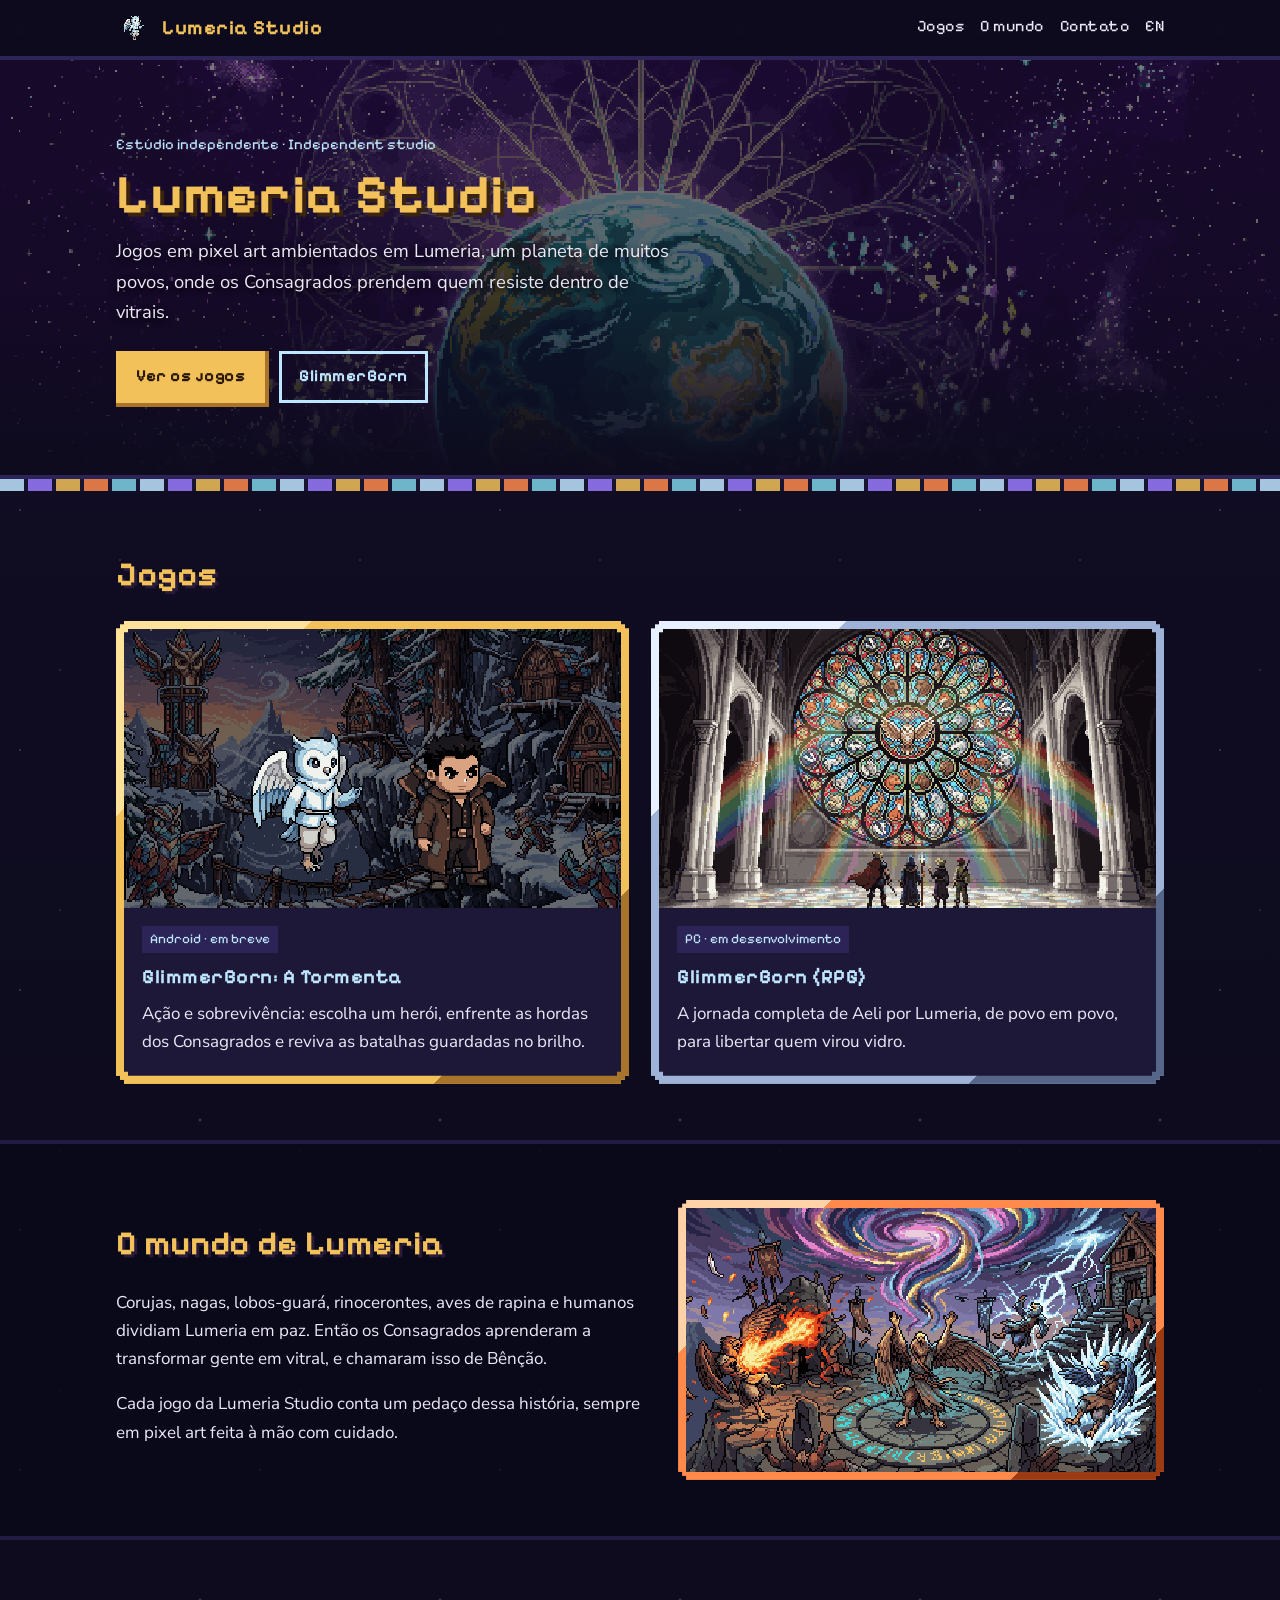
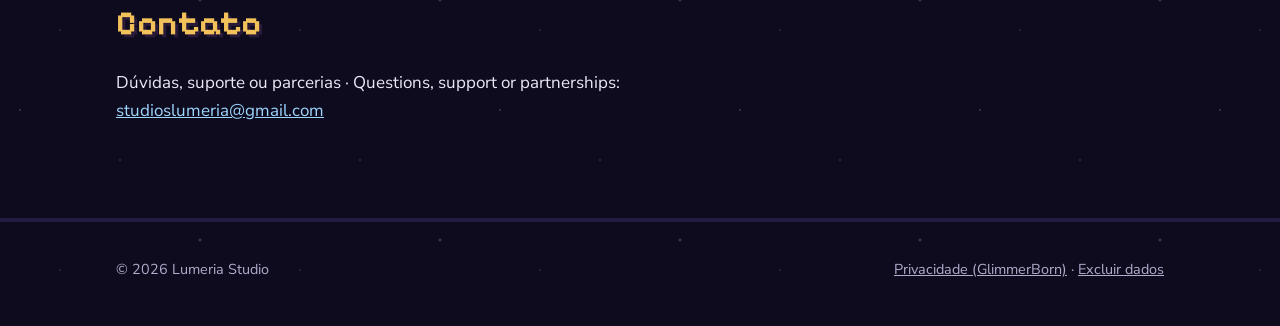
<file: index.html>
<!doctype html>
<html lang="pt-BR"><head><meta charset="utf-8"><meta name="viewport" content="width=device-width,initial-scale=1">
<title>Lumeria Studio</title>
<meta name="description" content="Lumeria Studio: estúdio independente de jogos em pixel art ambientados no planeta Lumeria.">
<meta property="og:title" content="Lumeria Studio"><meta property="og:image" content="https://lumeriastudio.github.io/assets/img/cenas/lumeria.png">
<link rel="icon" href="assets/img/icone.png">
<link rel="preconnect" href="https://fonts.googleapis.com"><link rel="preconnect" href="https://fonts.gstatic.com" crossorigin>
<link href="https://fonts.googleapis.com/css2?family=Nunito+Sans:wght@400;700&family=Pixelify+Sans:wght@500;700&display=swap" rel="stylesheet">
<link rel="stylesheet" href="assets/estilo.css"></head>
<body>
<header class="topo"><div class="largura">
  <a class="marca" href="./"><img class="px" src="assets/img/icone.png" alt="">Lumeria Studio</a>
  <nav><a href="#jogos">Jogos</a><a href="#lumeria">O mundo</a><a href="#contato">Contato</a><a href="en/" lang="en">EN</a></nav>
</div></header>

<section class="capa">
  <img class="fundo" src="assets/img/cenas/lumeria.png" alt="">
  <div class="largura">
    <p class="mut" style="margin:0 0 8px;font-family:'Pixelify Sans',monospace;color:var(--ar)">Estúdio independente · Independent studio</p>
    <h1>Lumeria Studio</h1>
    <p class="chamada">Jogos em pixel art ambientados em Lumeria, um planeta de muitos povos, onde os Consagrados prendem quem resiste dentro de vitrais.</p>
    <div class="acoes"><a class="botao" href="#jogos">Ver os jogos</a><a class="botao fantasma" href="glimmerborn/">GlimmerBorn</a></div>
  </div>
</section>
<div class="vitral"></div>

<section class="bloco" id="jogos"><div class="largura">
  <h2>Jogos</h2>
  <div class="grade g2">
    <a class="moldura cartao" href="glimmerborn/" style="text-decoration:none;color:inherit"><div class="dentro">
      <img class="px" src="assets/img/cenas/capa_tormenta.png" alt="Aeli e Tarn no Mirante dos Ventos" style="width:100%">
      <div class="texto">
        <span class="selo">Android · em breve</span>
        <h3>GlimmerBorn: A Tormenta</h3>
        <p style="margin:0">Ação e sobrevivência: escolha um herói, enfrente as hordas dos Consagrados e reviva as batalhas guardadas no brilho.</p>
      </div>
    </div></a>
    <div class="moldura prata cartao"><div class="dentro">
      <img class="px" src="assets/img/cenas/rosacea.png" alt="O grupo diante da Grande Rosácea, um enorme vitral" style="width:100%">
      <div class="texto">
        <span class="selo">PC · em desenvolvimento</span>
        <h3>GlimmerBorn (RPG)</h3>
        <p style="margin:0">A jornada completa de Aeli por Lumeria, de povo em povo, para libertar quem virou vidro.</p>
      </div>
    </div></div>
  </div>
</div></section>

<section class="bloco escuro" id="lumeria"><div class="largura lado">
  <div>
    <h2>O mundo de Lumeria</h2>
    <p>Corujas, nagas, lobos-guará, rinocerontes, aves de rapina e humanos dividiam Lumeria em paz. Então os Consagrados aprenderam a transformar gente em vitral, e chamaram isso de Bênção.</p>
    <p>Cada jogo da Lumeria Studio conta um pedaço dessa história, sempre em pixel art feita à mão com cuidado.</p>
  </div>
  <div class="moldura brasa"><img class="px" src="assets/img/cenas/ritual.png" alt="O ritual que causou a Tormenta"></div>
</div></section>

<section class="bloco" id="contato"><div class="largura">
  <h2>Contato</h2>
  <p>Dúvidas, suporte ou parcerias · Questions, support or partnerships:<br>
  <a href="mailto:studioslumeria@gmail.com">studioslumeria@gmail.com</a></p>
</div></section>

<footer class="rodape"><div class="largura">
  <span>© 2026 Lumeria Studio</span>
  <span><a href="glimmerborn/privacidade/">Privacidade (GlimmerBorn)</a> · <a href="glimmerborn/excluir-dados/">Excluir dados</a></span>
</div></footer>
</body></html>
</file>
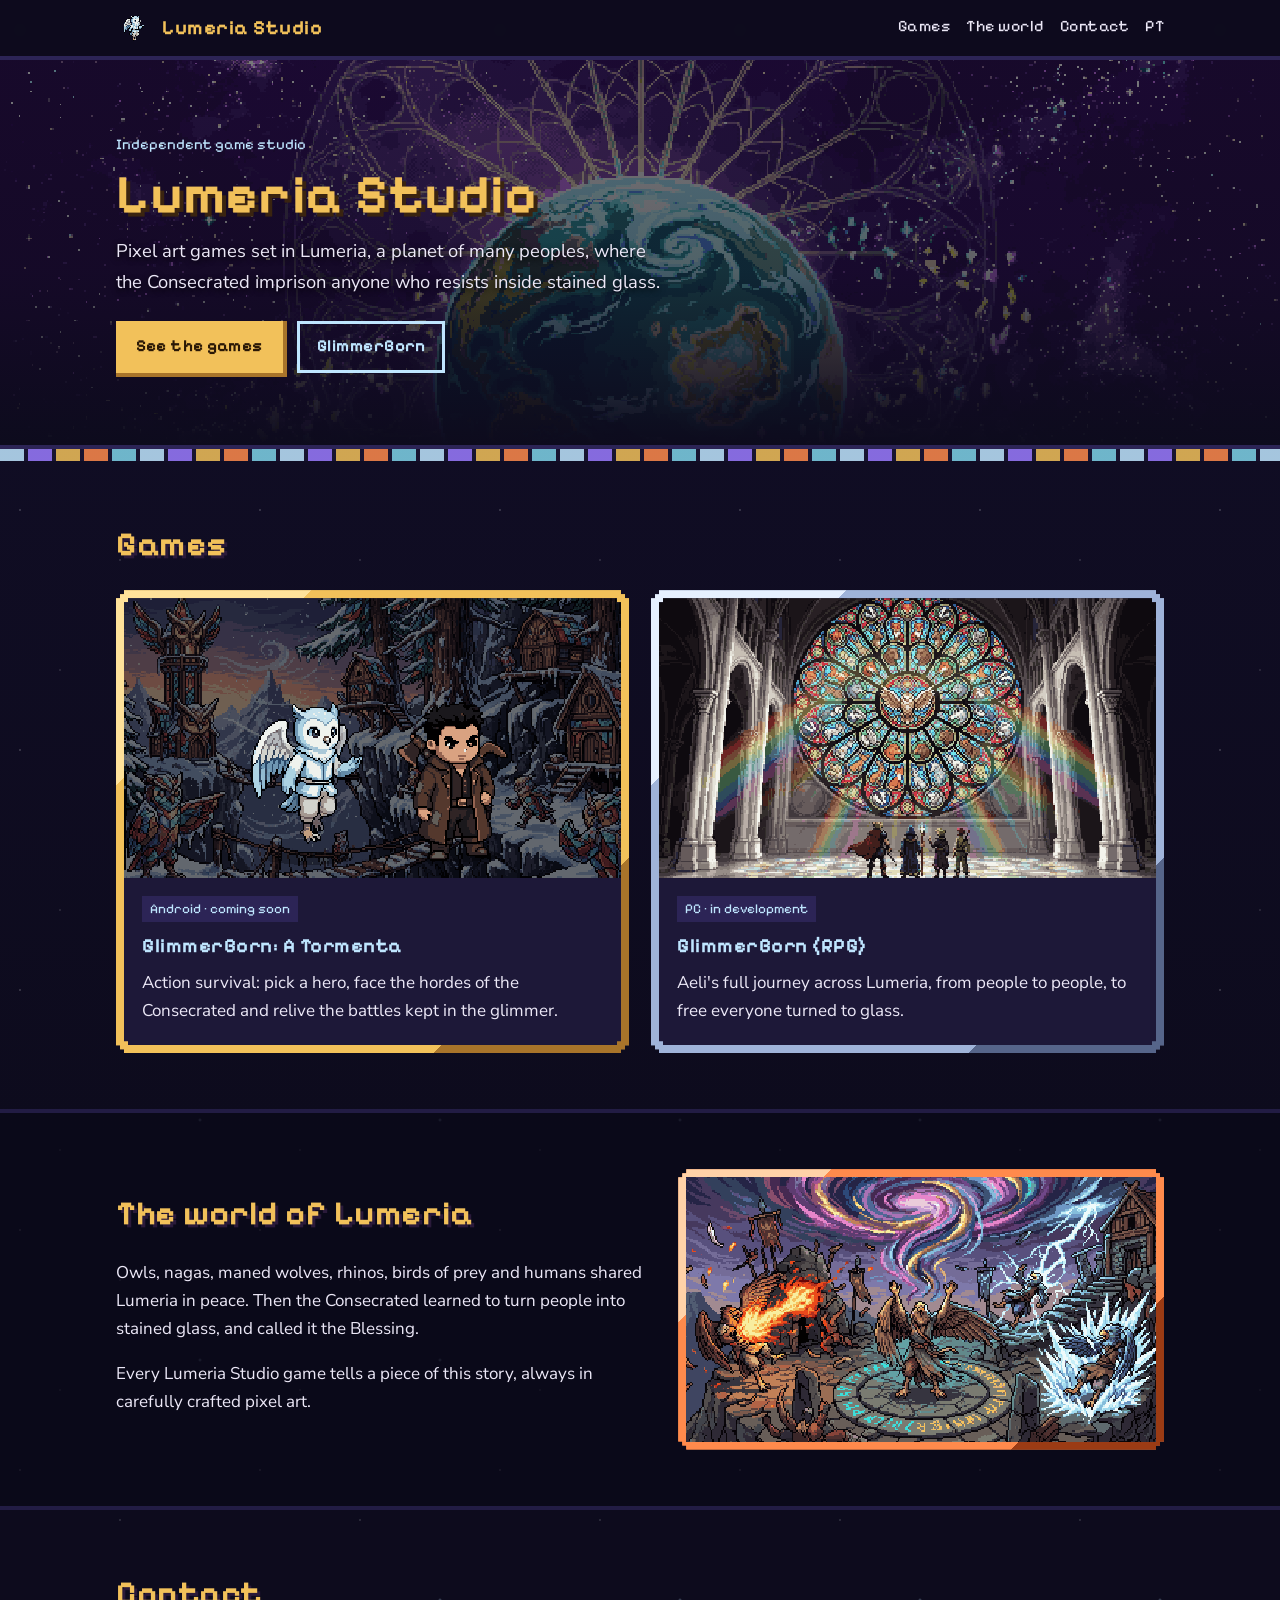
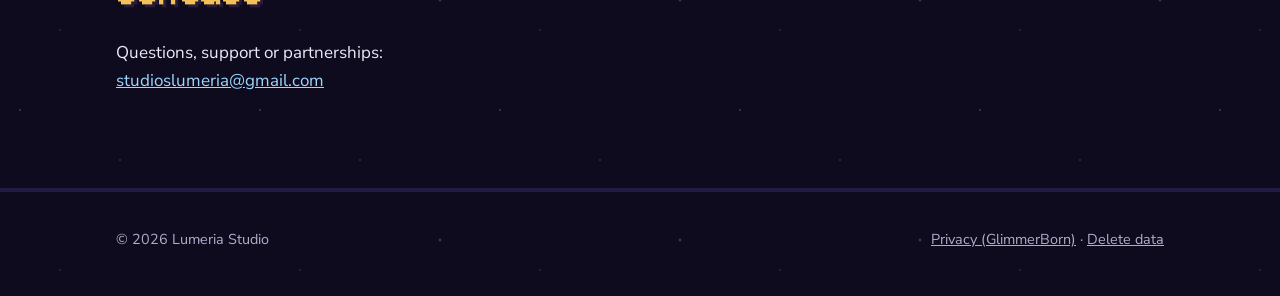
<file: en/index.html>
<!doctype html>
<html lang="en"><head><meta charset="utf-8"><meta name="viewport" content="width=device-width,initial-scale=1">
<title>Lumeria Studio</title>
<meta name="description" content="Lumeria Studio: independent studio making pixel art games set on the planet Lumeria.">
<meta property="og:title" content="Lumeria Studio"><meta property="og:image" content="https://lumeriastudio.github.io/assets/img/cenas/lumeria.png">
<link rel="icon" href="../assets/img/icone.png">
<link rel="preconnect" href="https://fonts.googleapis.com"><link rel="preconnect" href="https://fonts.gstatic.com" crossorigin>
<link href="https://fonts.googleapis.com/css2?family=Nunito+Sans:wght@400;700&family=Pixelify+Sans:wght@500;700&display=swap" rel="stylesheet">
<link rel="stylesheet" href="../assets/estilo.css"></head>
<body>
<header class="topo"><div class="largura">
  <a class="marca" href="./"><img class="px" src="../assets/img/icone.png" alt="">Lumeria Studio</a>
  <nav><a href="#jogos">Games</a><a href="#lumeria">The world</a><a href="#contato">Contact</a><a href="../" lang="pt-BR">PT</a></nav>
</div></header>

<section class="capa">
  <img class="fundo" src="../assets/img/cenas/lumeria.png" alt="">
  <div class="largura">
    <p class="mut" style="margin:0 0 8px;font-family:'Pixelify Sans',monospace;color:var(--ar)">Independent game studio</p>
    <h1>Lumeria Studio</h1>
    <p class="chamada">Pixel art games set in Lumeria, a planet of many peoples, where the Consecrated imprison anyone who resists inside stained glass.</p>
    <div class="acoes"><a class="botao" href="#jogos">See the games</a><a class="botao fantasma" href="../glimmerborn/en/">GlimmerBorn</a></div>
  </div>
</section>
<div class="vitral"></div>

<section class="bloco" id="jogos"><div class="largura">
  <h2>Games</h2>
  <div class="grade g2">
    <a class="moldura cartao" href="../glimmerborn/en/" style="text-decoration:none;color:inherit"><div class="dentro">
      <img class="px" src="../assets/img/cenas/capa_tormenta.png" alt="Aeli and Tarn at Mirante dos Ventos" style="width:100%">
      <div class="texto">
        <span class="selo">Android · coming soon</span>
        <h3>GlimmerBorn: A Tormenta</h3>
        <p style="margin:0">Action survival: pick a hero, face the hordes of the Consecrated and relive the battles kept in the glimmer.</p>
      </div>
    </div></a>
    <div class="moldura prata cartao"><div class="dentro">
      <img class="px" src="../assets/img/cenas/rosacea.png" alt="The group before the Great Rose Window" style="width:100%">
      <div class="texto">
        <span class="selo">PC · in development</span>
        <h3>GlimmerBorn (RPG)</h3>
        <p style="margin:0">Aeli's full journey across Lumeria, from people to people, to free everyone turned to glass.</p>
      </div>
    </div></div>
  </div>
</div></section>

<section class="bloco escuro" id="lumeria"><div class="largura lado">
  <div>
    <h2>The world of Lumeria</h2>
    <p>Owls, nagas, maned wolves, rhinos, birds of prey and humans shared Lumeria in peace. Then the Consecrated learned to turn people into stained glass, and called it the Blessing.</p>
    <p>Every Lumeria Studio game tells a piece of this story, always in carefully crafted pixel art.</p>
  </div>
  <div class="moldura brasa"><img class="px" src="../assets/img/cenas/ritual.png" alt="The ritual that caused the Storm"></div>
</div></section>

<section class="bloco" id="contato"><div class="largura">
  <h2>Contact</h2>
  <p>Questions, support or partnerships:<br>
  <a href="mailto:studioslumeria@gmail.com">studioslumeria@gmail.com</a></p>
</div></section>

<footer class="rodape"><div class="largura">
  <span>© 2026 Lumeria Studio</span>
  <span><a href="../glimmerborn/privacidade/#en">Privacy (GlimmerBorn)</a> · <a href="../glimmerborn/excluir-dados/#en">Delete data</a></span>
</div></footer>
</body></html>
</file>
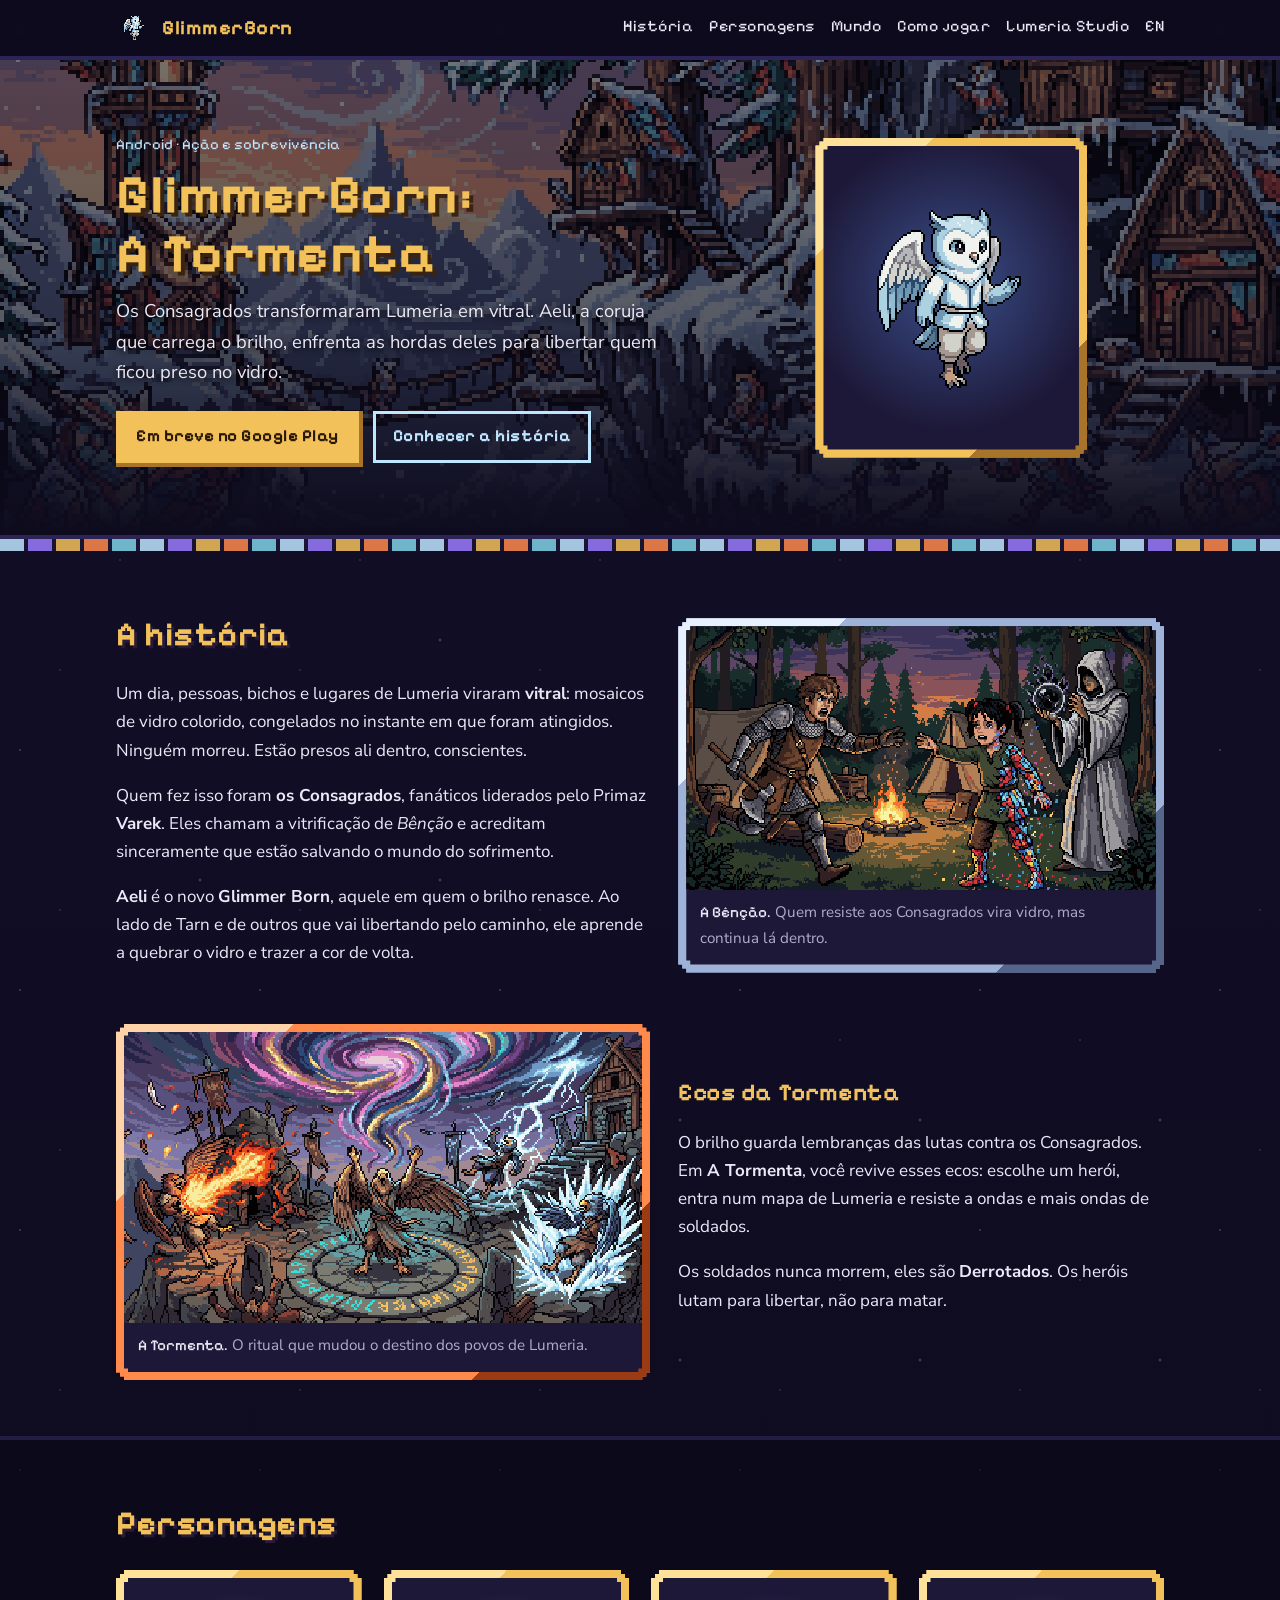
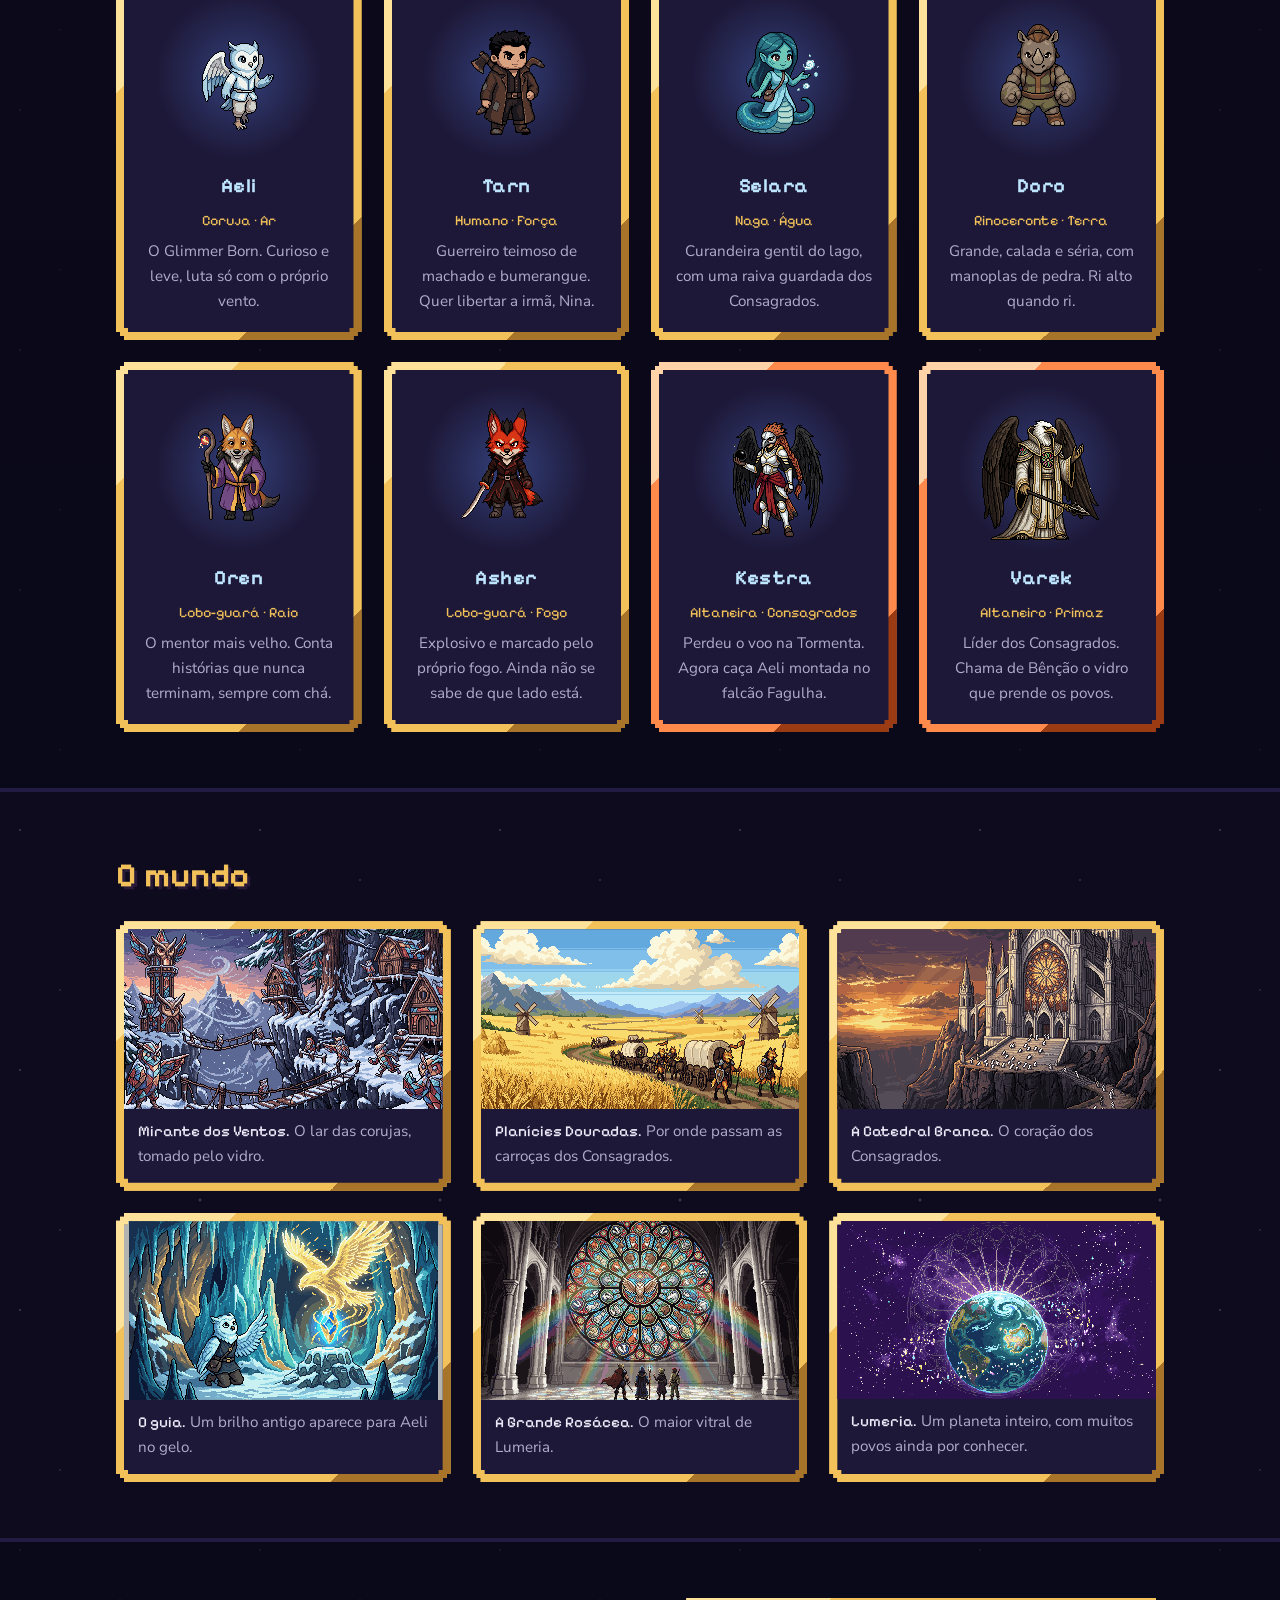
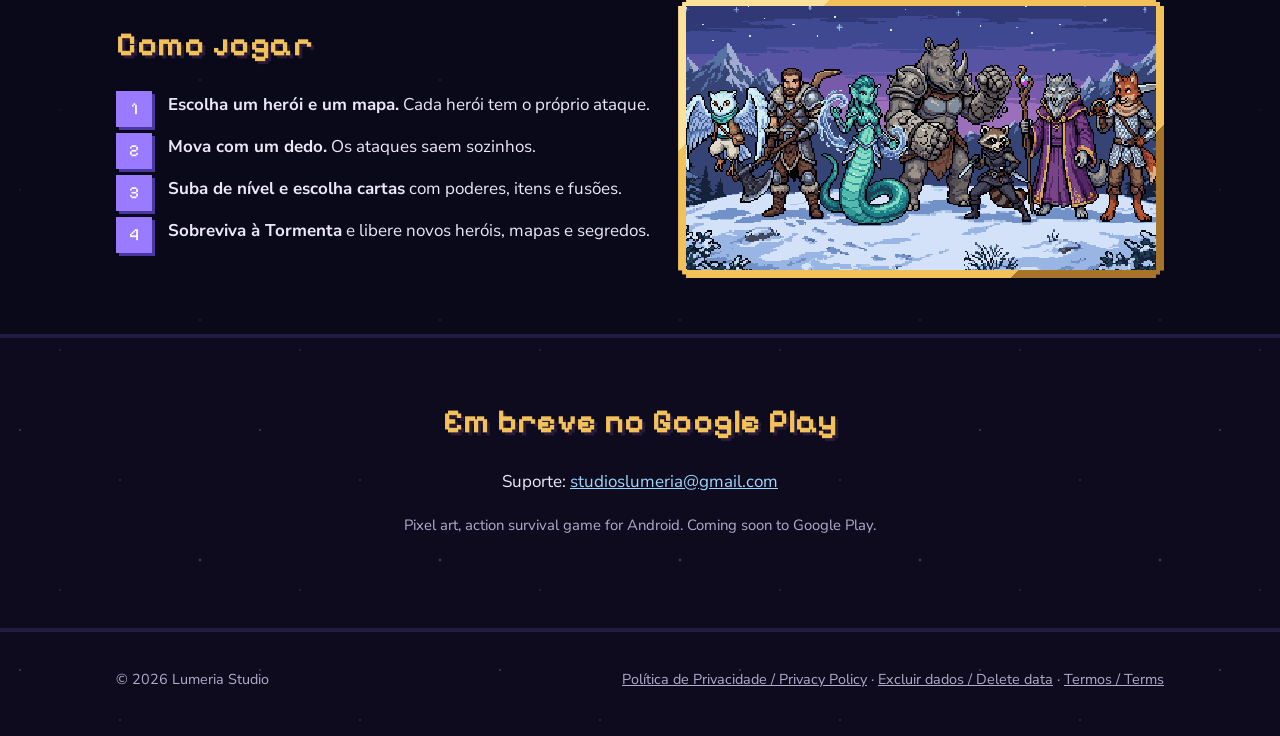
<file: glimmerborn/index.html>
<!doctype html>
<html lang="pt-BR"><head><meta charset="utf-8"><meta name="viewport" content="width=device-width,initial-scale=1">
<title>GlimmerBorn: A Tormenta</title>
<meta name="description" content="GlimmerBorn: A Tormenta, jogo de ação e sobrevivência em pixel art para Android, da Lumeria Studio.">
<meta property="og:title" content="GlimmerBorn: A Tormenta"><meta property="og:image" content="https://lumeriastudio.github.io/assets/img/cenas/capa_tormenta.png">
<link rel="icon" href="../assets/img/icone.png">
<link rel="preconnect" href="https://fonts.googleapis.com"><link rel="preconnect" href="https://fonts.gstatic.com" crossorigin>
<link href="https://fonts.googleapis.com/css2?family=Nunito+Sans:wght@400;700&family=Pixelify+Sans:wght@500;700&display=swap" rel="stylesheet">
<link rel="stylesheet" href="../assets/estilo.css"></head>
<body>
<header class="topo"><div class="largura">
  <a class="marca" href="./"><img class="px" src="../assets/img/icone.png" alt="">GlimmerBorn</a>
  <nav><a href="#historia">História</a><a href="#personagens">Personagens</a><a href="#mundo">Mundo</a><a href="#jogar">Como jogar</a><a href="../">Lumeria Studio</a><a href="en/" lang="en">EN</a></nav>
</div></header>

<section class="capa">
  <img class="fundo" src="../assets/img/cenas/mirante.png" alt="">
  <div class="largura capa-heroi">
    <div>
      <p class="mut" style="margin:0 0 8px;font-family:'Pixelify Sans',monospace;color:var(--ar)">Android · Ação e sobrevivência</p>
      <h1>GlimmerBorn:<br>A Tormenta</h1>
      <p class="chamada">Os Consagrados transformaram Lumeria em vitral. Aeli, a coruja que carrega o brilho, enfrenta as hordas deles para libertar quem ficou preso no vidro.</p>
      <div class="acoes">
        <span class="botao" aria-disabled="true">Em breve no Google Play</span>
        <a class="botao fantasma" href="#historia">Conhecer a história</a>
      </div>
    </div>
    <div class="moldura heroi-grande"><div class="dentro" style="padding:24px 0"><div class="sprite aeli x2" role="img" aria-label="Aeli, uma jovem coruja de asas brancas com uma bolsa de couro"></div></div></div>
  </div>
</section>
<div class="vitral"></div>

<section class="bloco" id="historia"><div class="largura">
  <div class="lado">
    <div>
      <h2>A história</h2>
      <p>Um dia, pessoas, bichos e lugares de Lumeria viraram <strong>vitral</strong>: mosaicos de vidro colorido, congelados no instante em que foram atingidos. Ninguém morreu. Estão presos ali dentro, conscientes.</p>
      <p>Quem fez isso foram <strong>os Consagrados</strong>, fanáticos liderados pelo Primaz <strong>Varek</strong>. Eles chamam a vitrificação de <em>Bênção</em> e acreditam sinceramente que estão salvando o mundo do sofrimento.</p>
      <p><strong>Aeli</strong> é o novo <strong>Glimmer Born</strong>, aquele em quem o brilho renasce. Ao lado de Tarn e de outros que vai libertando pelo caminho, ele aprende a quebrar o vidro e trazer a cor de volta.</p>
    </div>
    <div class="moldura prata"><figure class="dentro">
      <img class="px" src="../assets/img/cenas/nina.png" alt="Nina presa num vitral na beira do lago">
      <figcaption><strong>A Bênção.</strong> Quem resiste aos Consagrados vira vidro, mas continua lá dentro.</figcaption>
    </figure></div>
  </div>
  <div class="lado inv" style="margin-top:40px">
    <div>
      <h3 style="font-size:1.5rem;color:var(--ouro)">Ecos da Tormenta</h3>
      <p>O brilho guarda lembranças das lutas contra os Consagrados. Em <strong>A Tormenta</strong>, você revive esses ecos: escolhe um herói, entra num mapa de Lumeria e resiste a ondas e mais ondas de soldados.</p>
      <p>Os soldados nunca morrem, eles são <strong>Derrotados</strong>. Os heróis lutam para libertar, não para matar.</p>
    </div>
    <div class="moldura brasa"><figure class="dentro">
      <img class="px" src="../assets/img/cenas/ritual.png" alt="O ritual da Tormenta, com raios e chamas">
      <figcaption><strong>A Tormenta.</strong> O ritual que mudou o destino dos povos de Lumeria.</figcaption>
    </figure></div>
  </div>
</div></section>

<section class="bloco escuro" id="personagens"><div class="largura">
  <h2>Personagens</h2>
  <div class="grade g4">
    <div class="moldura personagem"><div class="dentro">
      <div class="retrato"><div class="anim" role="img" aria-label="Aeli" style="background-image:url(../assets/img/anim/aeli.png);--n:9;--d:1.44s"></div></div>
      <h3>Aeli</h3><div class="povo">Coruja · Ar</div>
      <p>O Glimmer Born. Curioso e leve, luta só com o próprio vento.</p>
    </div></div>
    <div class="moldura personagem"><div class="dentro">
      <div class="retrato"><div class="anim" role="img" aria-label="Tarn" style="background-image:url(../assets/img/anim/tarn.png);--n:9;--d:1.44s"></div></div>
      <h3>Tarn</h3><div class="povo">Humano · Força</div>
      <p>Guerreiro teimoso de machado e bumerangue. Quer libertar a irmã, Nina.</p>
    </div></div>
    <div class="moldura personagem"><div class="dentro">
      <div class="retrato"><div class="anim" role="img" aria-label="Selara" style="background-image:url(../assets/img/anim/selara.png);--n:9;--d:1.44s"></div></div>
      <h3>Selara</h3><div class="povo">Naga · Água</div>
      <p>Curandeira gentil do lago, com uma raiva guardada dos Consagrados.</p>
    </div></div>
    <div class="moldura personagem"><div class="dentro">
      <div class="retrato"><div class="anim" role="img" aria-label="Doro" style="background-image:url(../assets/img/anim/doro.png);--n:9;--d:1.44s"></div></div>
      <h3>Doro</h3><div class="povo">Rinoceronte · Terra</div>
      <p>Grande, calada e séria, com manoplas de pedra. Ri alto quando ri.</p>
    </div></div>
    <div class="moldura personagem"><div class="dentro">
      <div class="retrato"><div class="anim" role="img" aria-label="Oren" style="background-image:url(../assets/img/anim/oren.png);--n:9;--d:1.44s"></div></div>
      <h3>Oren</h3><div class="povo">Lobo-guará · Raio</div>
      <p>O mentor mais velho. Conta histórias que nunca terminam, sempre com chá.</p>
    </div></div>
    <div class="moldura personagem"><div class="dentro">
      <div class="retrato"><div class="anim" role="img" aria-label="Asher" style="background-image:url(../assets/img/anim/asher.png);--n:13;--d:2.08s"></div></div>
      <h3>Asher</h3><div class="povo">Lobo-guará · Fogo</div>
      <p>Explosivo e marcado pelo próprio fogo. Ainda não se sabe de que lado está.</p>
    </div></div>
    <div class="moldura brasa personagem"><div class="dentro">
      <div class="retrato"><div class="anim" role="img" aria-label="Kestra" style="background-image:url(../assets/img/anim/kestra.png);--n:9;--d:1.44s"></div></div>
      <h3>Kestra</h3><div class="povo">Altaneira · Consagrados</div>
      <p>Perdeu o voo na Tormenta. Agora caça Aeli montada no falcão Fagulha.</p>
    </div></div>
    <div class="moldura brasa personagem"><div class="dentro">
      <div class="retrato"><div class="anim" role="img" aria-label="Varek" style="background-image:url(../assets/img/anim/varek.png);--n:13;--d:2.08s"></div></div>
      <h3>Varek</h3><div class="povo">Altaneiro · Primaz</div>
      <p>Líder dos Consagrados. Chama de Bênção o vidro que prende os povos.</p>
    </div></div>
  </div>
</div></section>

<section class="bloco" id="mundo"><div class="largura">
  <h2>O mundo</h2>
  <div class="grade g3">
    <div class="moldura"><figure class="dentro"><img class="px" src="../assets/img/cenas/mirante.png" alt="Mirante dos Ventos vitrificado"><figcaption><strong>Mirante dos Ventos.</strong> O lar das corujas, tomado pelo vidro.</figcaption></figure></div>
    <div class="moldura"><figure class="dentro"><img class="px" src="../assets/img/cenas/planicies.png" alt="Planícies Douradas com carroças"><figcaption><strong>Planícies Douradas.</strong> Por onde passam as carroças dos Consagrados.</figcaption></figure></div>
    <div class="moldura"><figure class="dentro"><img class="px" src="../assets/img/cenas/catedral.png" alt="Catedral Branca no alto de um penhasco"><figcaption><strong>A Catedral Branca.</strong> O coração dos Consagrados.</figcaption></figure></div>
    <div class="moldura"><figure class="dentro"><img class="px" src="../assets/img/cenas/soren.png" alt="Um espírito de águia aparece para Aeli numa caverna de gelo"><figcaption><strong>O guia.</strong> Um brilho antigo aparece para Aeli no gelo.</figcaption></figure></div>
    <div class="moldura"><figure class="dentro"><img class="px" src="../assets/img/cenas/rosacea.png" alt="A Grande Rosácea"><figcaption><strong>A Grande Rosácea.</strong> O maior vitral de Lumeria.</figcaption></figure></div>
    <div class="moldura"><figure class="dentro"><img class="px" src="../assets/img/cenas/lumeria.png" alt="O planeta Lumeria visto do espaço"><figcaption><strong>Lumeria.</strong> Um planeta inteiro, com muitos povos ainda por conhecer.</figcaption></figure></div>
  </div>
</div></section>

<section class="bloco escuro" id="jogar"><div class="largura lado">
  <div>
    <h2>Como jogar</h2>
    <ol class="passos">
      <li><strong>Escolha um herói e um mapa.</strong> Cada herói tem o próprio ataque.</li>
      <li><strong>Mova com um dedo.</strong> Os ataques saem sozinhos.</li>
      <li><strong>Suba de nível e escolha cartas</strong> com poderes, itens e fusões.</li>
      <li><strong>Sobreviva à Tormenta</strong> e libere novos heróis, mapas e segredos.</li>
    </ol>
  </div>
  <div class="moldura"><img class="px" src="../assets/img/cenas/grupo.png" alt="Os heróis reunidos"></div>
</div></section>

<section class="bloco"><div class="largura" style="text-align:center">
  <h2>Em breve no Google Play</h2>
  <p>Suporte: <a href="mailto:studioslumeria@gmail.com">studioslumeria@gmail.com</a></p>
  <p class="mut">Pixel art, action survival game for Android. Coming soon to Google Play.</p>
</div></section>

<footer class="rodape"><div class="largura">
  <span>© 2026 Lumeria Studio</span>
  <span><a href="privacidade/">Política de Privacidade / Privacy Policy</a> · <a href="excluir-dados/">Excluir dados / Delete data</a> · <a href="termos/">Termos / Terms</a></span>
</div></footer>
</body></html>
</file>
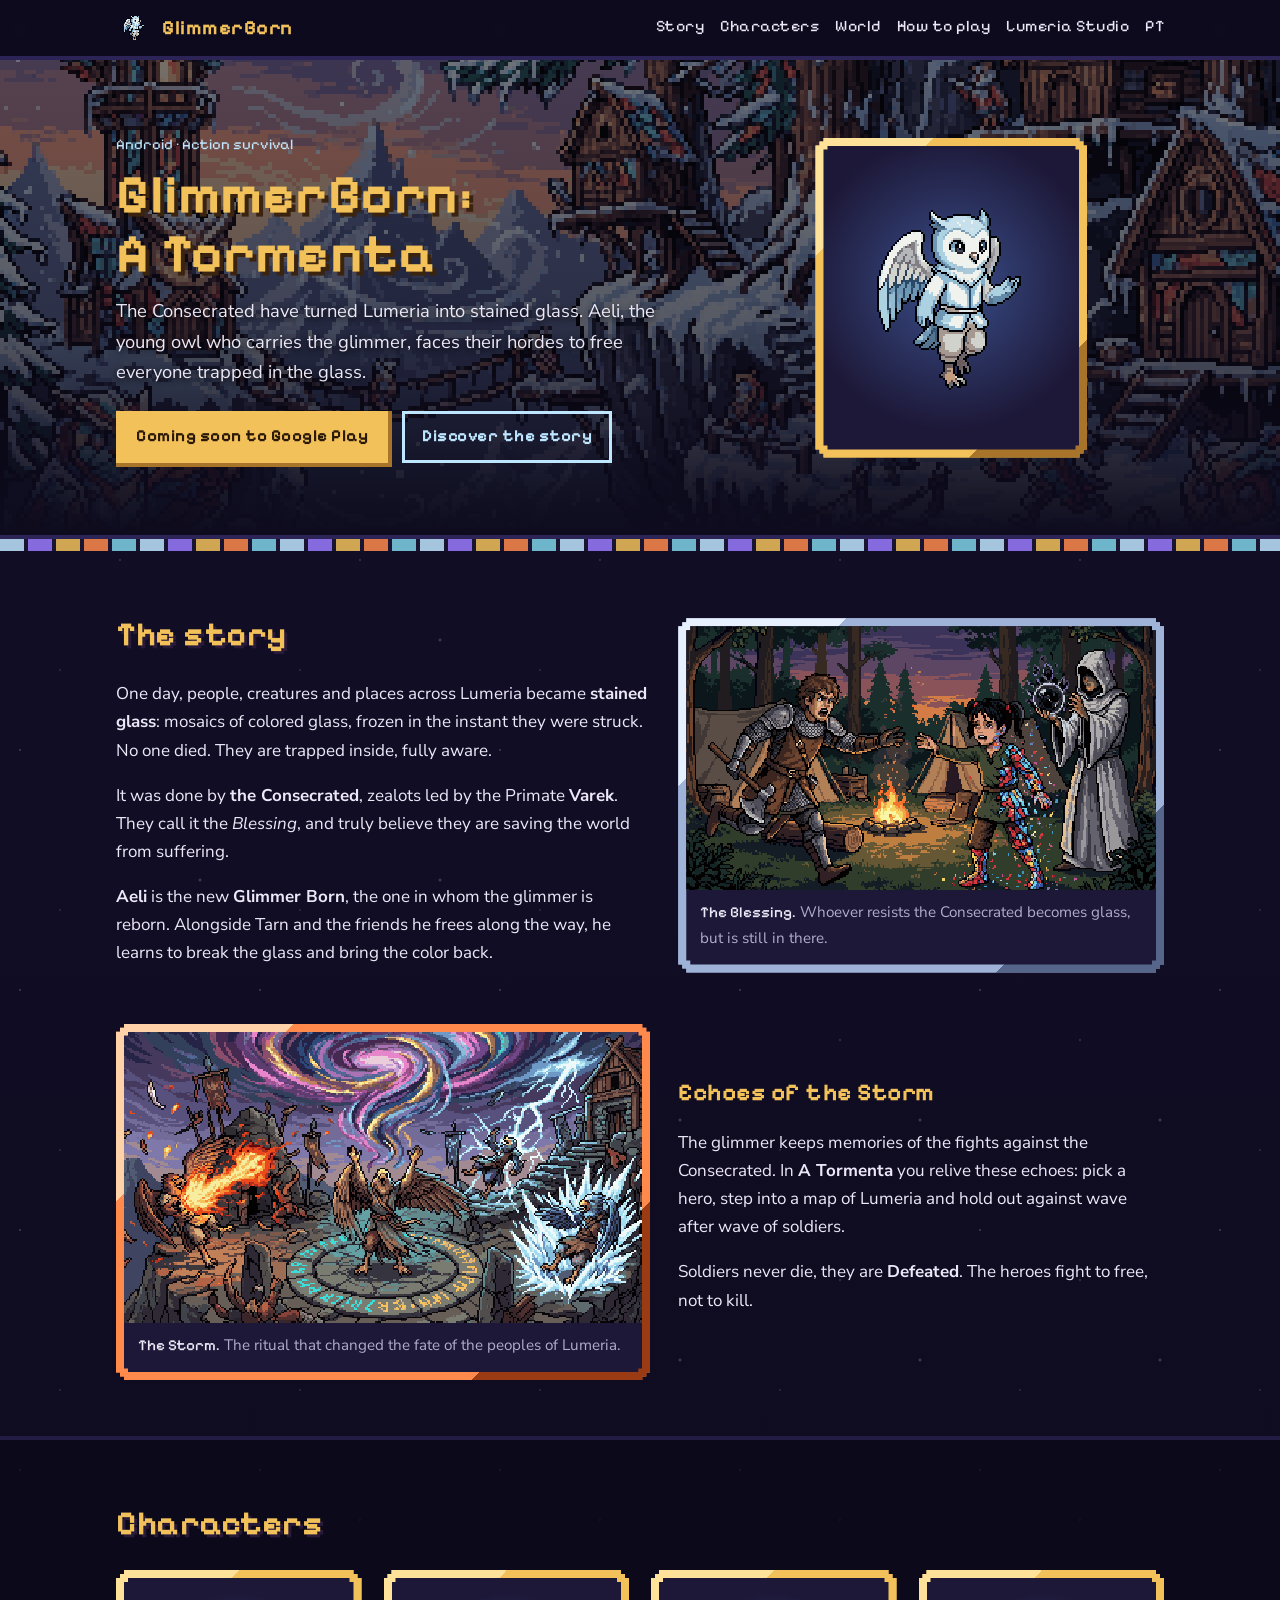
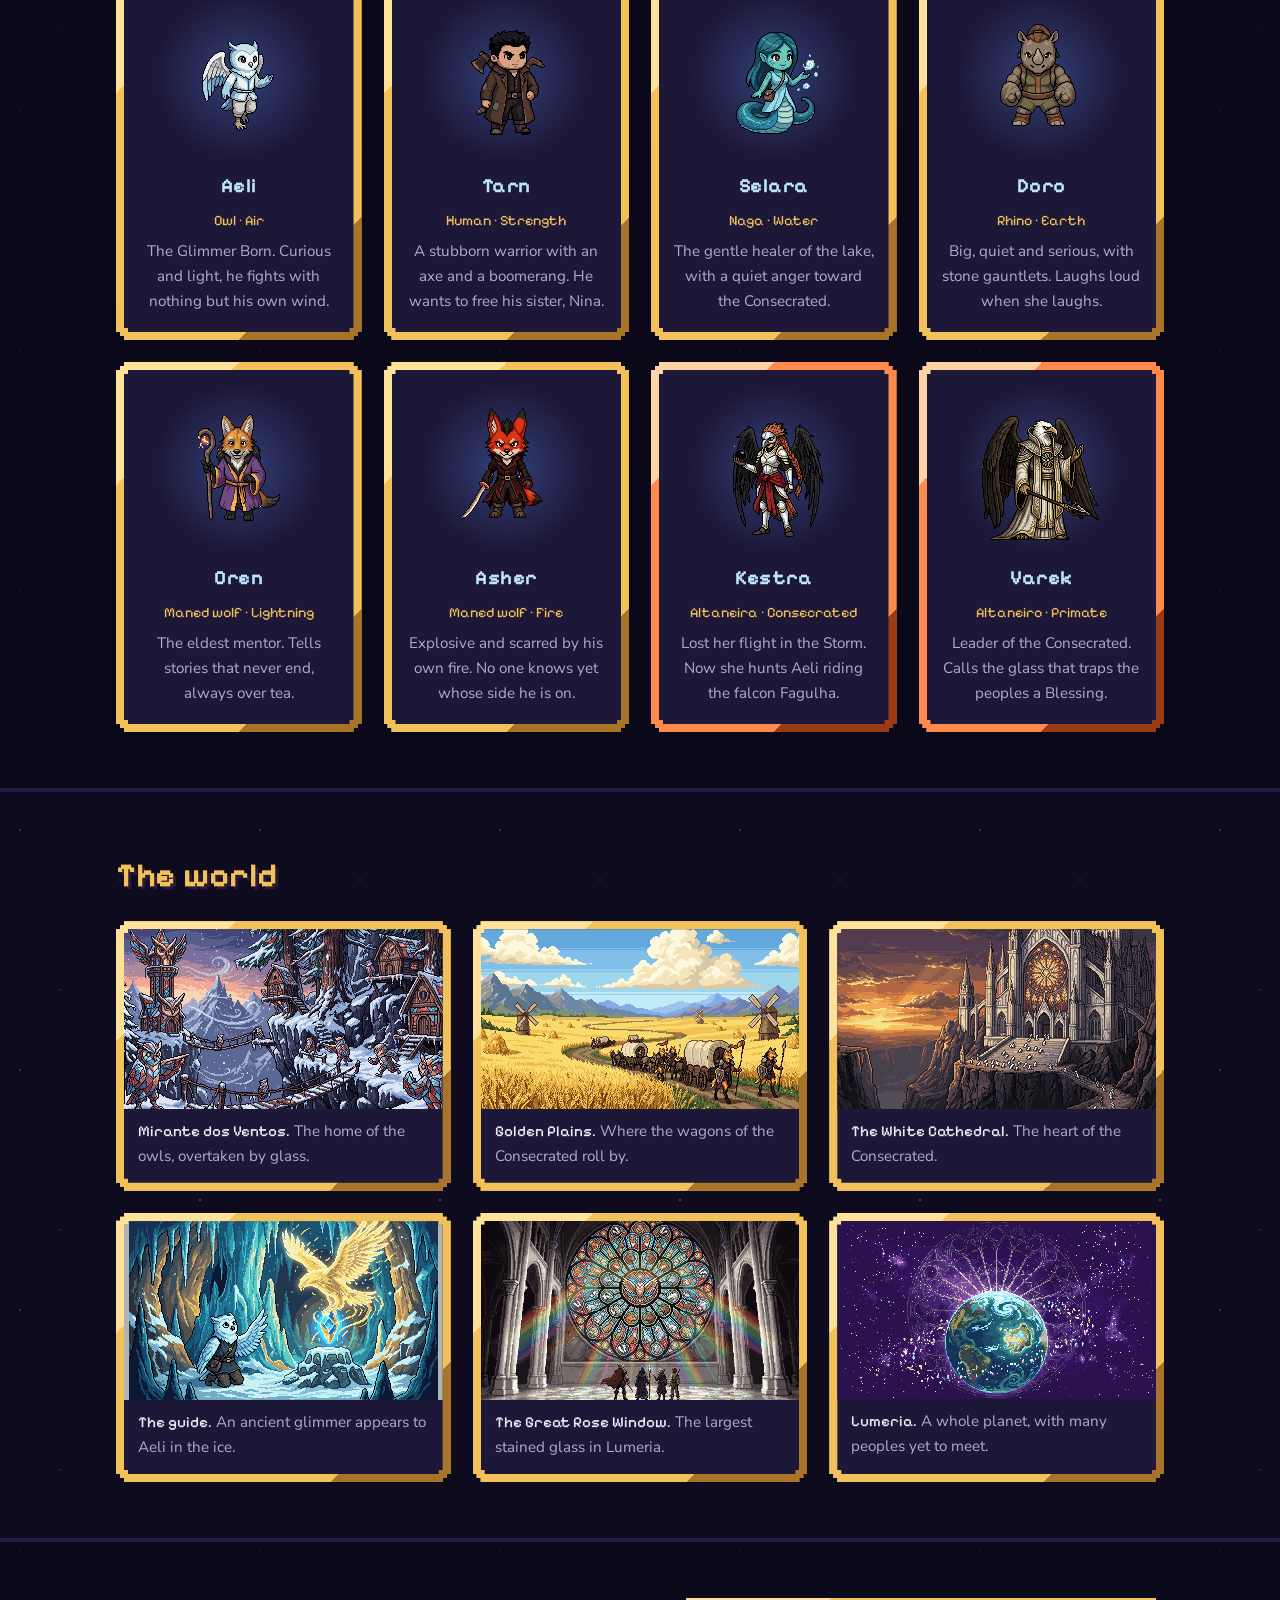
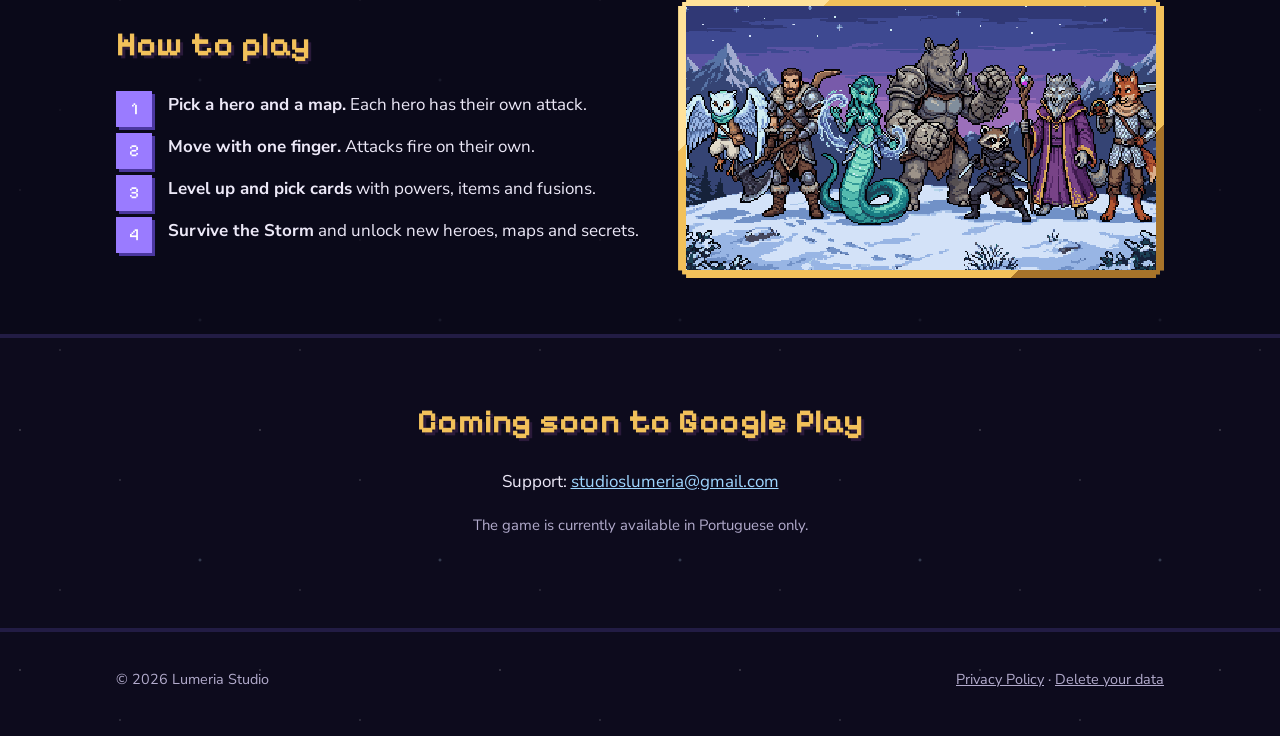
<file: glimmerborn/en/index.html>
<!doctype html>
<html lang="en"><head><meta charset="utf-8"><meta name="viewport" content="width=device-width,initial-scale=1">
<title>GlimmerBorn: A Tormenta</title>
<meta name="description" content="GlimmerBorn: A Tormenta, a pixel art action survival game for Android by Lumeria Studio.">
<meta property="og:title" content="GlimmerBorn: A Tormenta"><meta property="og:image" content="https://lumeriastudio.github.io/assets/img/cenas/capa_tormenta.png">
<link rel="icon" href="../../assets/img/icone.png">
<link rel="preconnect" href="https://fonts.googleapis.com"><link rel="preconnect" href="https://fonts.gstatic.com" crossorigin>
<link href="https://fonts.googleapis.com/css2?family=Nunito+Sans:wght@400;700&family=Pixelify+Sans:wght@500;700&display=swap" rel="stylesheet">
<link rel="stylesheet" href="../../assets/estilo.css"></head>
<body>
<header class="topo"><div class="largura">
  <a class="marca" href="./"><img class="px" src="../../assets/img/icone.png" alt="">GlimmerBorn</a>
  <nav><a href="#historia">Story</a><a href="#personagens">Characters</a><a href="#mundo">World</a><a href="#jogar">How to play</a><a href="../../en/">Lumeria Studio</a><a href="../" lang="pt-BR">PT</a></nav>
</div></header>

<section class="capa">
  <img class="fundo" src="../../assets/img/cenas/mirante.png" alt="">
  <div class="largura capa-heroi">
    <div>
      <p class="mut" style="margin:0 0 8px;font-family:'Pixelify Sans',monospace;color:var(--ar)">Android · Action survival</p>
      <h1>GlimmerBorn:<br>A Tormenta</h1>
      <p class="chamada">The Consecrated have turned Lumeria into stained glass. Aeli, the young owl who carries the glimmer, faces their hordes to free everyone trapped in the glass.</p>
      <div class="acoes">
        <span class="botao" aria-disabled="true">Coming soon to Google Play</span>
        <a class="botao fantasma" href="#historia">Discover the story</a>
      </div>
    </div>
    <div class="moldura heroi-grande"><div class="dentro" style="padding:24px 0"><div class="sprite aeli x2" role="img" aria-label="Aeli, a young white-winged owl with a leather bag"></div></div></div>
  </div>
</section>
<div class="vitral"></div>

<section class="bloco" id="historia"><div class="largura">
  <div class="lado">
    <div>
      <h2>The story</h2>
      <p>One day, people, creatures and places across Lumeria became <strong>stained glass</strong>: mosaics of colored glass, frozen in the instant they were struck. No one died. They are trapped inside, fully aware.</p>
      <p>It was done by <strong>the Consecrated</strong>, zealots led by the Primate <strong>Varek</strong>. They call it the <em>Blessing</em>, and truly believe they are saving the world from suffering.</p>
      <p><strong>Aeli</strong> is the new <strong>Glimmer Born</strong>, the one in whom the glimmer is reborn. Alongside Tarn and the friends he frees along the way, he learns to break the glass and bring the color back.</p>
    </div>
    <div class="moldura prata"><figure class="dentro">
      <img class="px" src="../../assets/img/cenas/nina.png" alt="Tarn and Nina by the campfire as a hooded figure attacks">
      <figcaption><strong>The Blessing.</strong> Whoever resists the Consecrated becomes glass, but is still in there.</figcaption>
    </figure></div>
  </div>
  <div class="lado inv" style="margin-top:40px">
    <div>
      <h3 style="font-size:1.5rem;color:var(--ouro)">Echoes of the Storm</h3>
      <p>The glimmer keeps memories of the fights against the Consecrated. In <strong>A Tormenta</strong> you relive these echoes: pick a hero, step into a map of Lumeria and hold out against wave after wave of soldiers.</p>
      <p>Soldiers never die, they are <strong>Defeated</strong>. The heroes fight to free, not to kill.</p>
    </div>
    <div class="moldura brasa"><figure class="dentro">
      <img class="px" src="../../assets/img/cenas/ritual.png" alt="The ritual of the Storm, with lightning and flames">
      <figcaption><strong>The Storm.</strong> The ritual that changed the fate of the peoples of Lumeria.</figcaption>
    </figure></div>
  </div>
</div></section>

<section class="bloco escuro" id="personagens"><div class="largura">
  <h2>Characters</h2>
  <div class="grade g4">
    <div class="moldura personagem"><div class="dentro">
      <div class="retrato"><div class="anim" role="img" aria-label="Aeli" style="background-image:url(../../assets/img/anim/aeli.png);--n:9;--d:1.44s"></div></div>
      <h3>Aeli</h3><div class="povo">Owl · Air</div>
      <p>The Glimmer Born. Curious and light, he fights with nothing but his own wind.</p>
    </div></div>
    <div class="moldura personagem"><div class="dentro">
      <div class="retrato"><div class="anim" role="img" aria-label="Tarn" style="background-image:url(../../assets/img/anim/tarn.png);--n:9;--d:1.44s"></div></div>
      <h3>Tarn</h3><div class="povo">Human · Strength</div>
      <p>A stubborn warrior with an axe and a boomerang. He wants to free his sister, Nina.</p>
    </div></div>
    <div class="moldura personagem"><div class="dentro">
      <div class="retrato"><div class="anim" role="img" aria-label="Selara" style="background-image:url(../../assets/img/anim/selara.png);--n:9;--d:1.44s"></div></div>
      <h3>Selara</h3><div class="povo">Naga · Water</div>
      <p>The gentle healer of the lake, with a quiet anger toward the Consecrated.</p>
    </div></div>
    <div class="moldura personagem"><div class="dentro">
      <div class="retrato"><div class="anim" role="img" aria-label="Doro" style="background-image:url(../../assets/img/anim/doro.png);--n:9;--d:1.44s"></div></div>
      <h3>Doro</h3><div class="povo">Rhino · Earth</div>
      <p>Big, quiet and serious, with stone gauntlets. Laughs loud when she laughs.</p>
    </div></div>
    <div class="moldura personagem"><div class="dentro">
      <div class="retrato"><div class="anim" role="img" aria-label="Oren" style="background-image:url(../../assets/img/anim/oren.png);--n:9;--d:1.44s"></div></div>
      <h3>Oren</h3><div class="povo">Maned wolf · Lightning</div>
      <p>The eldest mentor. Tells stories that never end, always over tea.</p>
    </div></div>
    <div class="moldura personagem"><div class="dentro">
      <div class="retrato"><div class="anim" role="img" aria-label="Asher" style="background-image:url(../../assets/img/anim/asher.png);--n:13;--d:2.08s"></div></div>
      <h3>Asher</h3><div class="povo">Maned wolf · Fire</div>
      <p>Explosive and scarred by his own fire. No one knows yet whose side he is on.</p>
    </div></div>
    <div class="moldura brasa personagem"><div class="dentro">
      <div class="retrato"><div class="anim" role="img" aria-label="Kestra" style="background-image:url(../../assets/img/anim/kestra.png);--n:9;--d:1.44s"></div></div>
      <h3>Kestra</h3><div class="povo">Altaneira · Consecrated</div>
      <p>Lost her flight in the Storm. Now she hunts Aeli riding the falcon Fagulha.</p>
    </div></div>
    <div class="moldura brasa personagem"><div class="dentro">
      <div class="retrato"><div class="anim" role="img" aria-label="Varek" style="background-image:url(../../assets/img/anim/varek.png);--n:13;--d:2.08s"></div></div>
      <h3>Varek</h3><div class="povo">Altaneiro · Primate</div>
      <p>Leader of the Consecrated. Calls the glass that traps the peoples a Blessing.</p>
    </div></div>
  </div>
</div></section>

<section class="bloco" id="mundo"><div class="largura">
  <h2>The world</h2>
  <div class="grade g3">
    <div class="moldura"><figure class="dentro"><img class="px" src="../../assets/img/cenas/mirante.png" alt="Mirante dos Ventos, turned to glass"><figcaption><strong>Mirante dos Ventos.</strong> The home of the owls, overtaken by glass.</figcaption></figure></div>
    <div class="moldura"><figure class="dentro"><img class="px" src="../../assets/img/cenas/planicies.png" alt="Golden Plains with wagons"><figcaption><strong>Golden Plains.</strong> Where the wagons of the Consecrated roll by.</figcaption></figure></div>
    <div class="moldura"><figure class="dentro"><img class="px" src="../../assets/img/cenas/catedral.png" alt="The White Cathedral on a cliff"><figcaption><strong>The White Cathedral.</strong> The heart of the Consecrated.</figcaption></figure></div>
    <div class="moldura"><figure class="dentro"><img class="px" src="../../assets/img/cenas/soren.png" alt="An eagle spirit appears to Aeli in an ice cave"><figcaption><strong>The guide.</strong> An ancient glimmer appears to Aeli in the ice.</figcaption></figure></div>
    <div class="moldura"><figure class="dentro"><img class="px" src="../../assets/img/cenas/rosacea.png" alt="The Great Rose Window"><figcaption><strong>The Great Rose Window.</strong> The largest stained glass in Lumeria.</figcaption></figure></div>
    <div class="moldura"><figure class="dentro"><img class="px" src="../../assets/img/cenas/lumeria.png" alt="The planet Lumeria seen from space"><figcaption><strong>Lumeria.</strong> A whole planet, with many peoples yet to meet.</figcaption></figure></div>
  </div>
</div></section>

<section class="bloco escuro" id="jogar"><div class="largura lado">
  <div>
    <h2>How to play</h2>
    <ol class="passos">
      <li><strong>Pick a hero and a map.</strong> Each hero has their own attack.</li>
      <li><strong>Move with one finger.</strong> Attacks fire on their own.</li>
      <li><strong>Level up and pick cards</strong> with powers, items and fusions.</li>
      <li><strong>Survive the Storm</strong> and unlock new heroes, maps and secrets.</li>
    </ol>
  </div>
  <div class="moldura"><img class="px" src="../../assets/img/cenas/grupo.png" alt="The heroes together"></div>
</div></section>

<section class="bloco"><div class="largura" style="text-align:center">
  <h2>Coming soon to Google Play</h2>
  <p>Support: <a href="mailto:studioslumeria@gmail.com">studioslumeria@gmail.com</a></p>
  <p class="mut">The game is currently available in Portuguese only.</p>
</div></section>

<footer class="rodape"><div class="largura">
  <span>© 2026 Lumeria Studio</span>
  <span><a href="../privacidade/#en">Privacy Policy</a> · <a href="../excluir-dados/#en">Delete your data</a></span>
</div></footer>
</body></html>
</file>
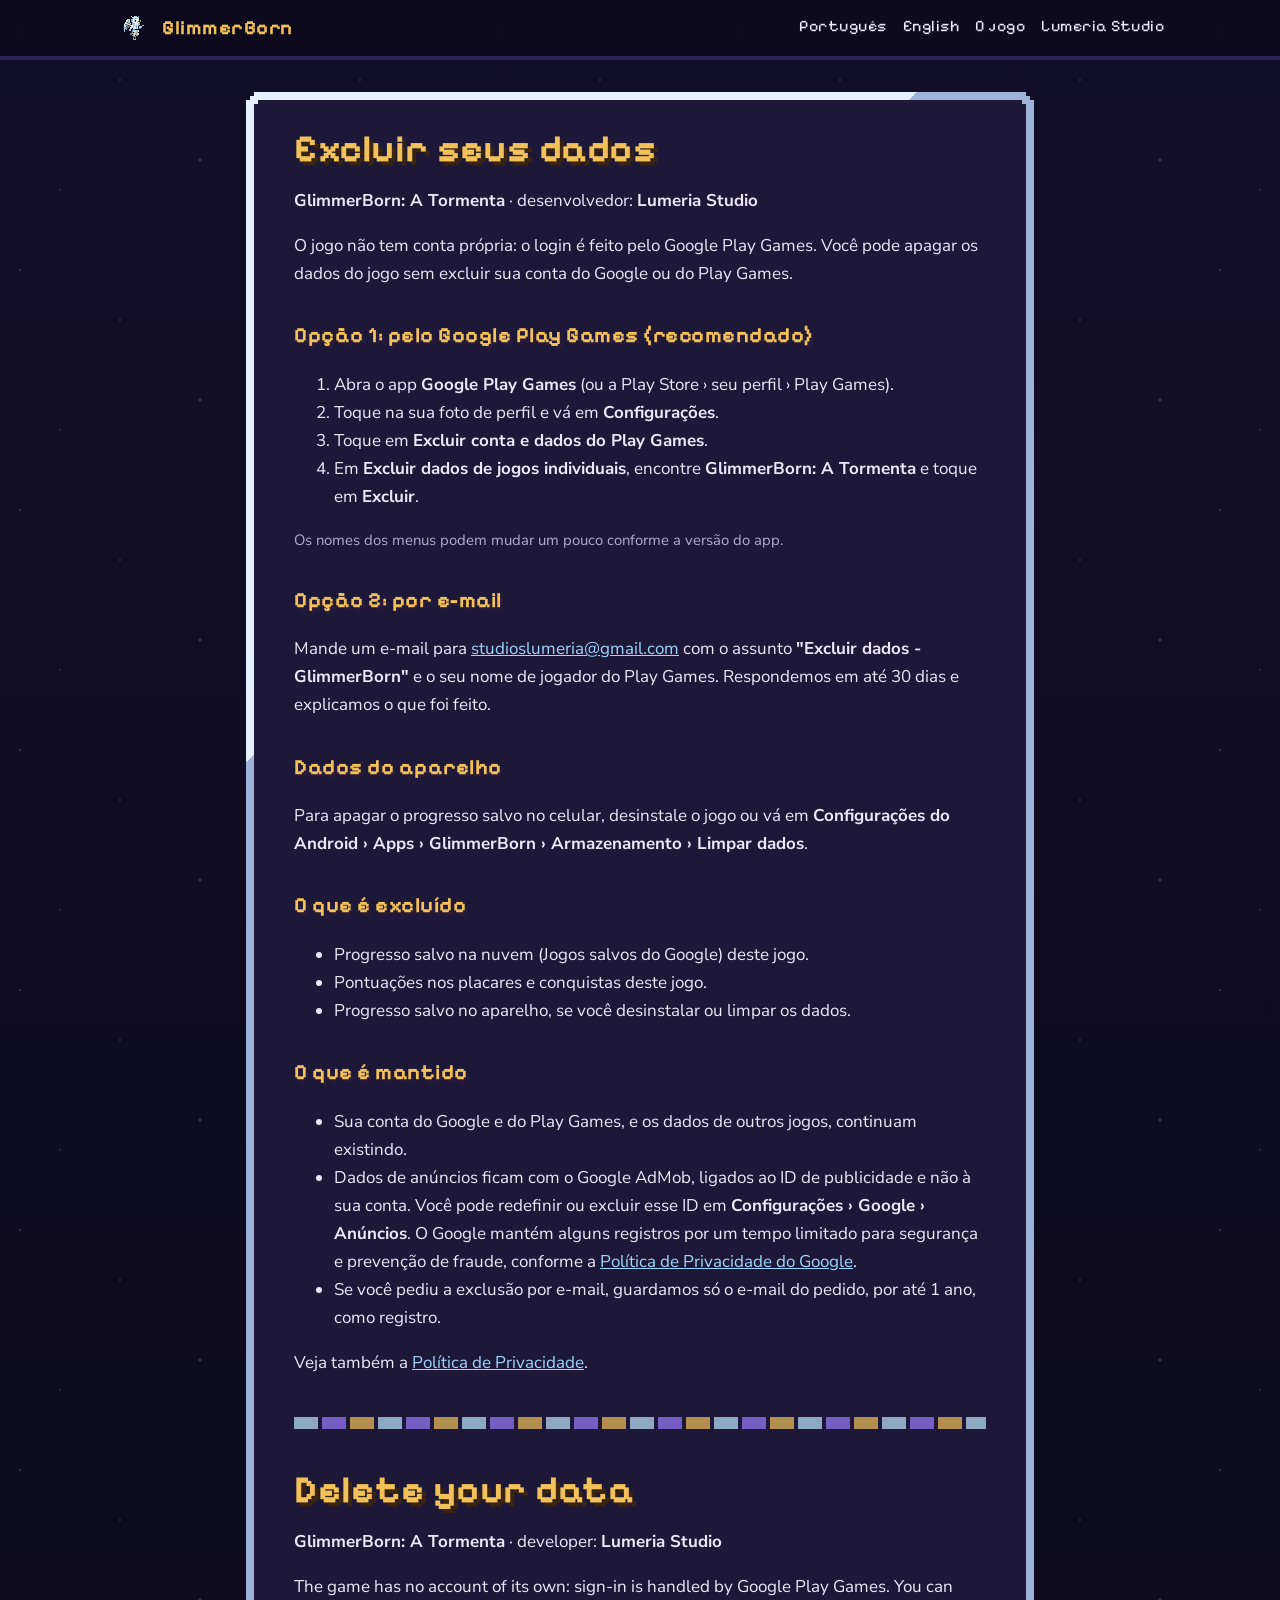
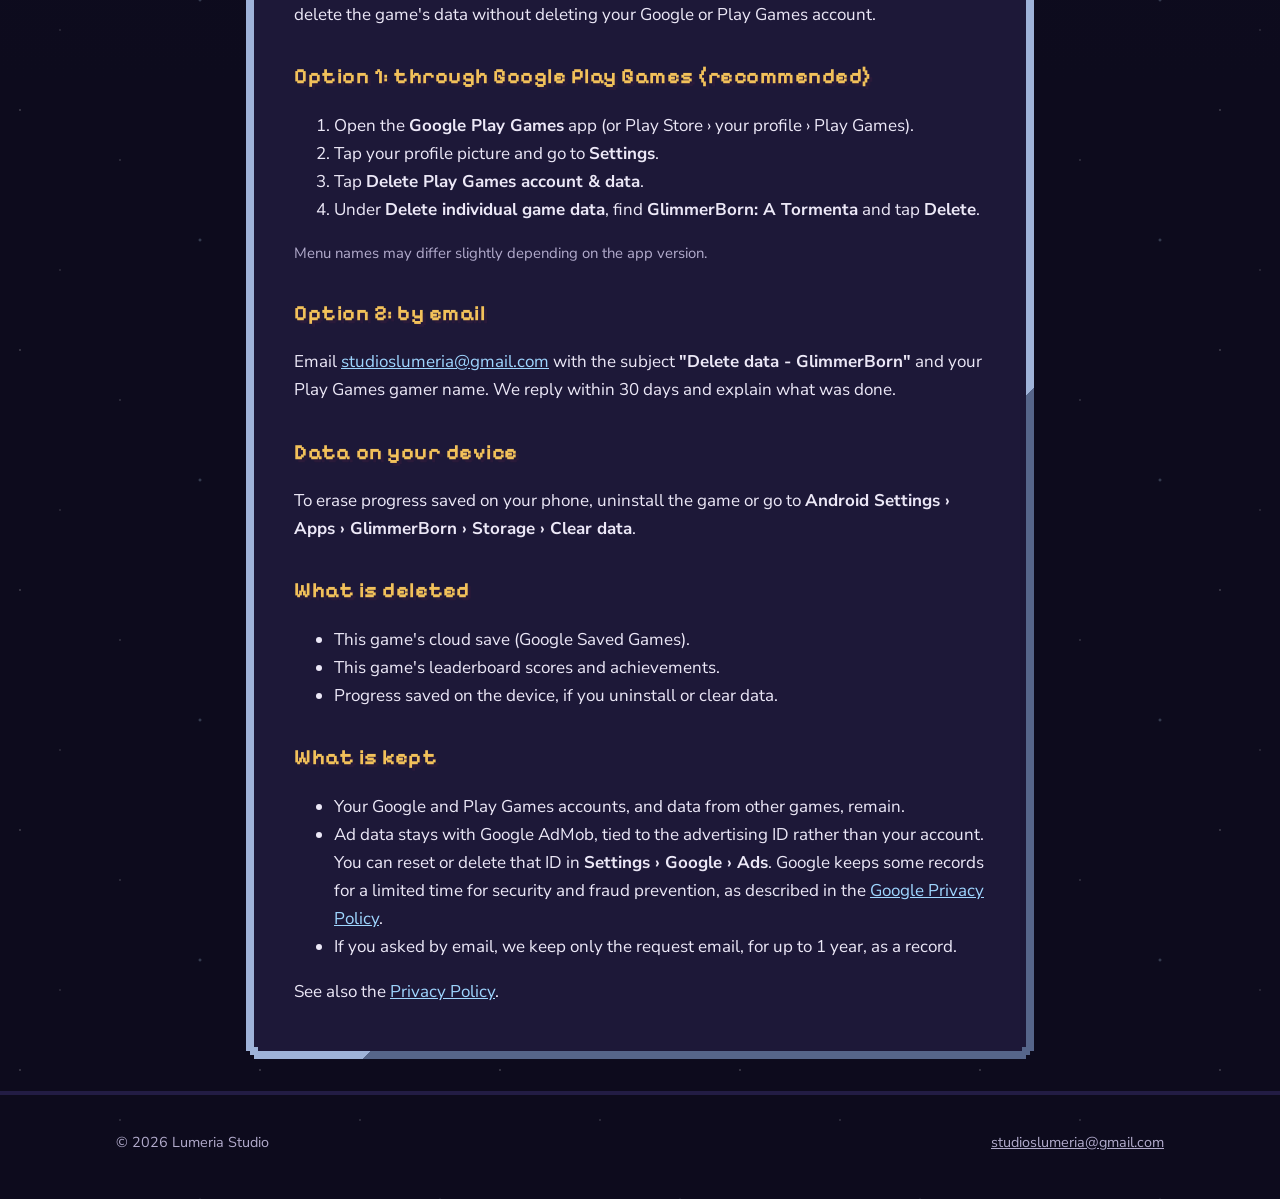
<file: glimmerborn/excluir-dados/index.html>
<!doctype html>
<html lang="pt-BR"><head><meta charset="utf-8"><meta name="viewport" content="width=device-width,initial-scale=1">
<title>Excluir dados · GlimmerBorn</title>
<meta name="description" content="Como excluir seus dados do jogo GlimmerBorn: A Tormenta, da Lumeria Studio.">
<link rel="icon" href="../../assets/img/icone.png">
<link rel="preconnect" href="https://fonts.googleapis.com"><link rel="preconnect" href="https://fonts.gstatic.com" crossorigin>
<link href="https://fonts.googleapis.com/css2?family=Nunito+Sans:wght@400;700&family=Pixelify+Sans:wght@500;700&display=swap" rel="stylesheet">
<link rel="stylesheet" href="../../assets/estilo.css"></head>
<body>
<header class="topo"><div class="largura">
  <a class="marca" href="../"><img class="px" src="../../assets/img/icone.png" alt="">GlimmerBorn</a>
  <nav><a href="#pt">Português</a><a href="#en">English</a><a href="../">O jogo</a><a href="../../">Lumeria Studio</a></nav>
</div></header>
<main class="documento"><div class="moldura prata"><div class="dentro">

<section id="pt" lang="pt-BR">
<h1>Excluir seus dados</h1>
<p><strong>GlimmerBorn: A Tormenta</strong> · desenvolvedor: <strong>Lumeria Studio</strong></p>
<p>O jogo não tem conta própria: o login é feito pelo Google Play Games. Você pode apagar os dados do jogo sem excluir sua conta do Google ou do Play Games.</p>

<h2>Opção 1: pelo Google Play Games (recomendado)</h2>
<ol>
<li>Abra o app <strong>Google Play Games</strong> (ou a Play Store › seu perfil › Play Games).</li>
<li>Toque na sua foto de perfil e vá em <strong>Configurações</strong>.</li>
<li>Toque em <strong>Excluir conta e dados do Play Games</strong>.</li>
<li>Em <strong>Excluir dados de jogos individuais</strong>, encontre <strong>GlimmerBorn: A Tormenta</strong> e toque em <strong>Excluir</strong>.</li>
</ol>
<p class="mut">Os nomes dos menus podem mudar um pouco conforme a versão do app.</p>

<h2>Opção 2: por e-mail</h2>
<p>Mande um e-mail para <a href="mailto:studioslumeria@gmail.com?subject=Excluir%20dados%20-%20GlimmerBorn">studioslumeria@gmail.com</a> com o assunto <strong>"Excluir dados - GlimmerBorn"</strong> e o seu nome de jogador do Play Games. Respondemos em até 30 dias e explicamos o que foi feito.</p>

<h2>Dados do aparelho</h2>
<p>Para apagar o progresso salvo no celular, desinstale o jogo ou vá em <strong>Configurações do Android › Apps › GlimmerBorn › Armazenamento › Limpar dados</strong>.</p>

<h2>O que é excluído</h2>
<ul>
<li>Progresso salvo na nuvem (Jogos salvos do Google) deste jogo.</li>
<li>Pontuações nos placares e conquistas deste jogo.</li>
<li>Progresso salvo no aparelho, se você desinstalar ou limpar os dados.</li>
</ul>

<h2>O que é mantido</h2>
<ul>
<li>Sua conta do Google e do Play Games, e os dados de outros jogos, continuam existindo.</li>
<li>Dados de anúncios ficam com o Google AdMob, ligados ao ID de publicidade e não à sua conta. Você pode redefinir ou excluir esse ID em <strong>Configurações › Google › Anúncios</strong>. O Google mantém alguns registros por um tempo limitado para segurança e prevenção de fraude, conforme a <a href="https://policies.google.com/privacy?hl=pt-BR">Política de Privacidade do Google</a>.</li>
<li>Se você pediu a exclusão por e-mail, guardamos só o e-mail do pedido, por até 1 ano, como registro.</li>
</ul>
<p>Veja também a <a href="../privacidade/">Política de Privacidade</a>.</p>
</section>

<hr>

<section id="en" lang="en">
<h1>Delete your data</h1>
<p><strong>GlimmerBorn: A Tormenta</strong> · developer: <strong>Lumeria Studio</strong></p>
<p>The game has no account of its own: sign-in is handled by Google Play Games. You can delete the game's data without deleting your Google or Play Games account.</p>

<h2>Option 1: through Google Play Games (recommended)</h2>
<ol>
<li>Open the <strong>Google Play Games</strong> app (or Play Store › your profile › Play Games).</li>
<li>Tap your profile picture and go to <strong>Settings</strong>.</li>
<li>Tap <strong>Delete Play Games account &amp; data</strong>.</li>
<li>Under <strong>Delete individual game data</strong>, find <strong>GlimmerBorn: A Tormenta</strong> and tap <strong>Delete</strong>.</li>
</ol>
<p class="mut">Menu names may differ slightly depending on the app version.</p>

<h2>Option 2: by email</h2>
<p>Email <a href="mailto:studioslumeria@gmail.com?subject=Delete%20data%20-%20GlimmerBorn">studioslumeria@gmail.com</a> with the subject <strong>"Delete data - GlimmerBorn"</strong> and your Play Games gamer name. We reply within 30 days and explain what was done.</p>

<h2>Data on your device</h2>
<p>To erase progress saved on your phone, uninstall the game or go to <strong>Android Settings › Apps › GlimmerBorn › Storage › Clear data</strong>.</p>

<h2>What is deleted</h2>
<ul>
<li>This game's cloud save (Google Saved Games).</li>
<li>This game's leaderboard scores and achievements.</li>
<li>Progress saved on the device, if you uninstall or clear data.</li>
</ul>

<h2>What is kept</h2>
<ul>
<li>Your Google and Play Games accounts, and data from other games, remain.</li>
<li>Ad data stays with Google AdMob, tied to the advertising ID rather than your account. You can reset or delete that ID in <strong>Settings › Google › Ads</strong>. Google keeps some records for a limited time for security and fraud prevention, as described in the <a href="https://policies.google.com/privacy">Google Privacy Policy</a>.</li>
<li>If you asked by email, we keep only the request email, for up to 1 year, as a record.</li>
</ul>
<p>See also the <a href="../privacidade/#en">Privacy Policy</a>.</p>
</section>
</div></div></main>
<footer class="rodape"><div class="largura"><span>© 2026 Lumeria Studio</span><span><a href="mailto:studioslumeria@gmail.com">studioslumeria@gmail.com</a></span></div></footer>
</body></html>
</file>
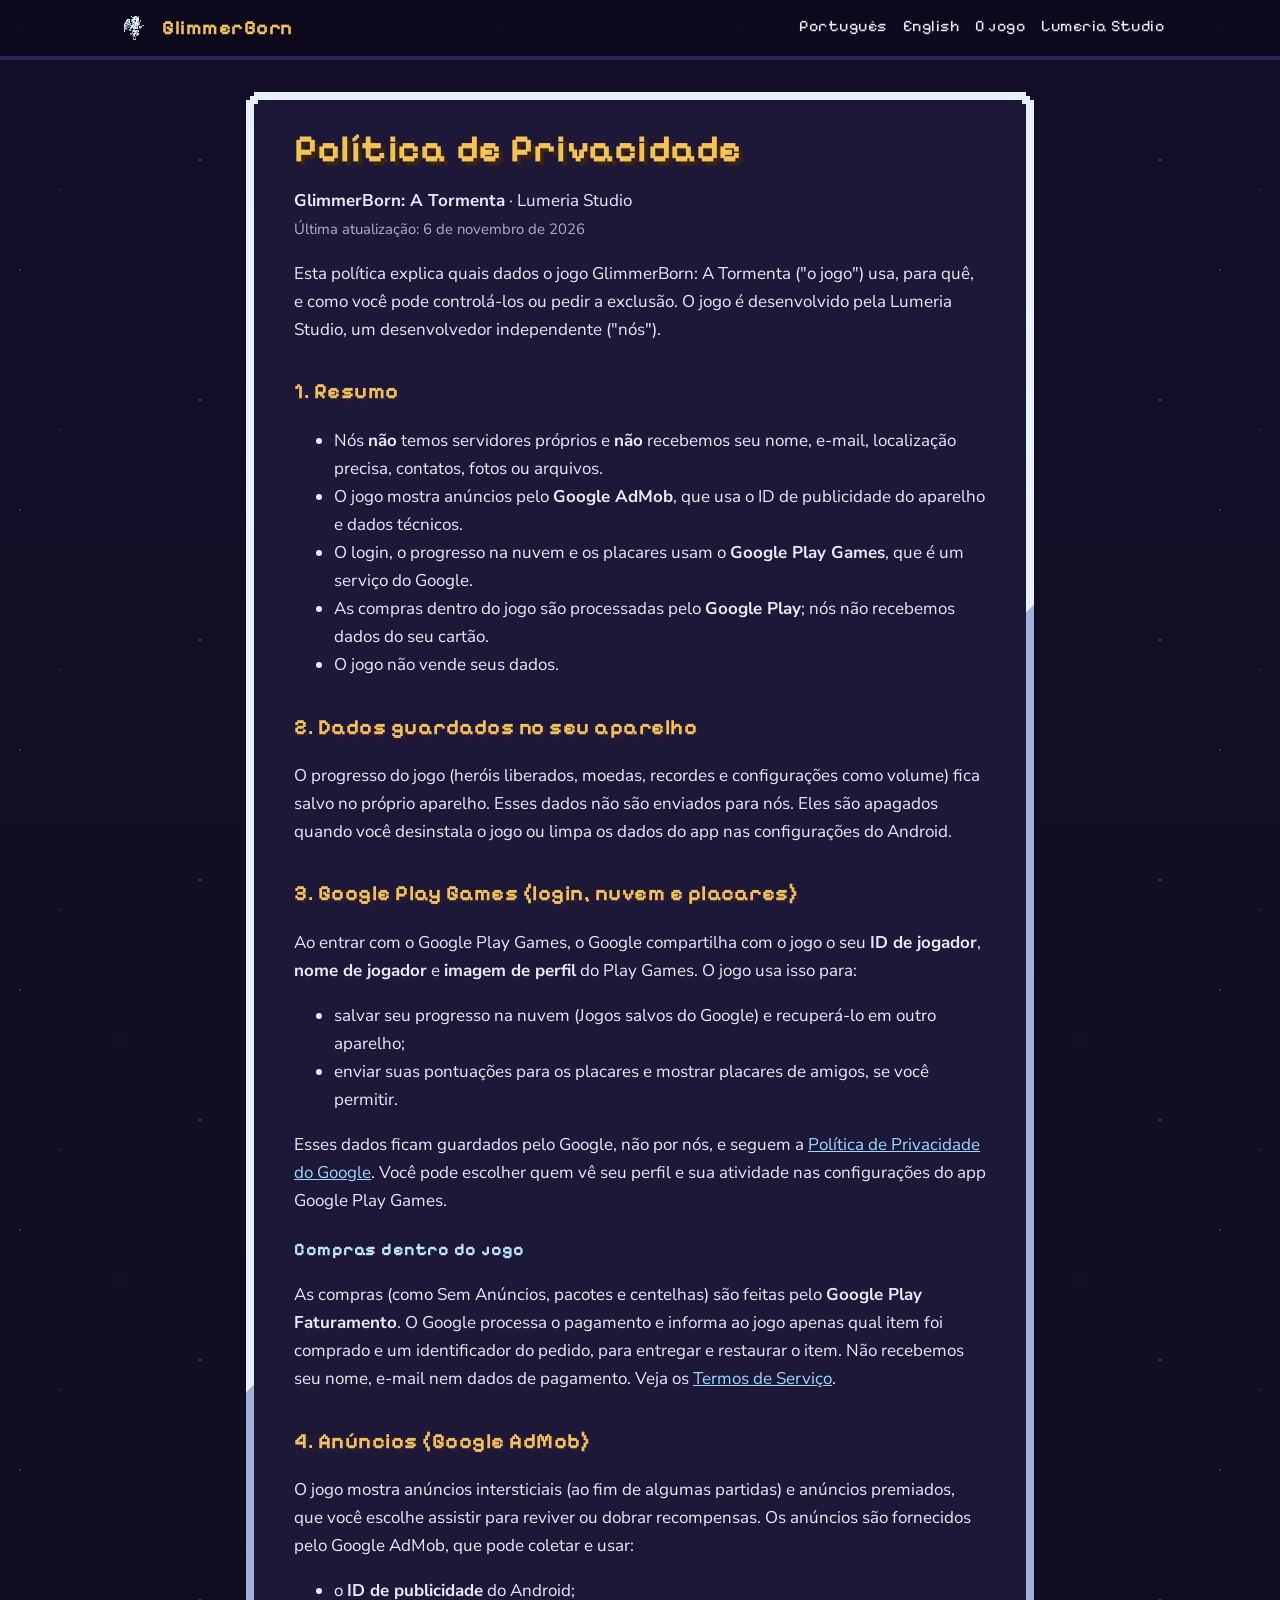
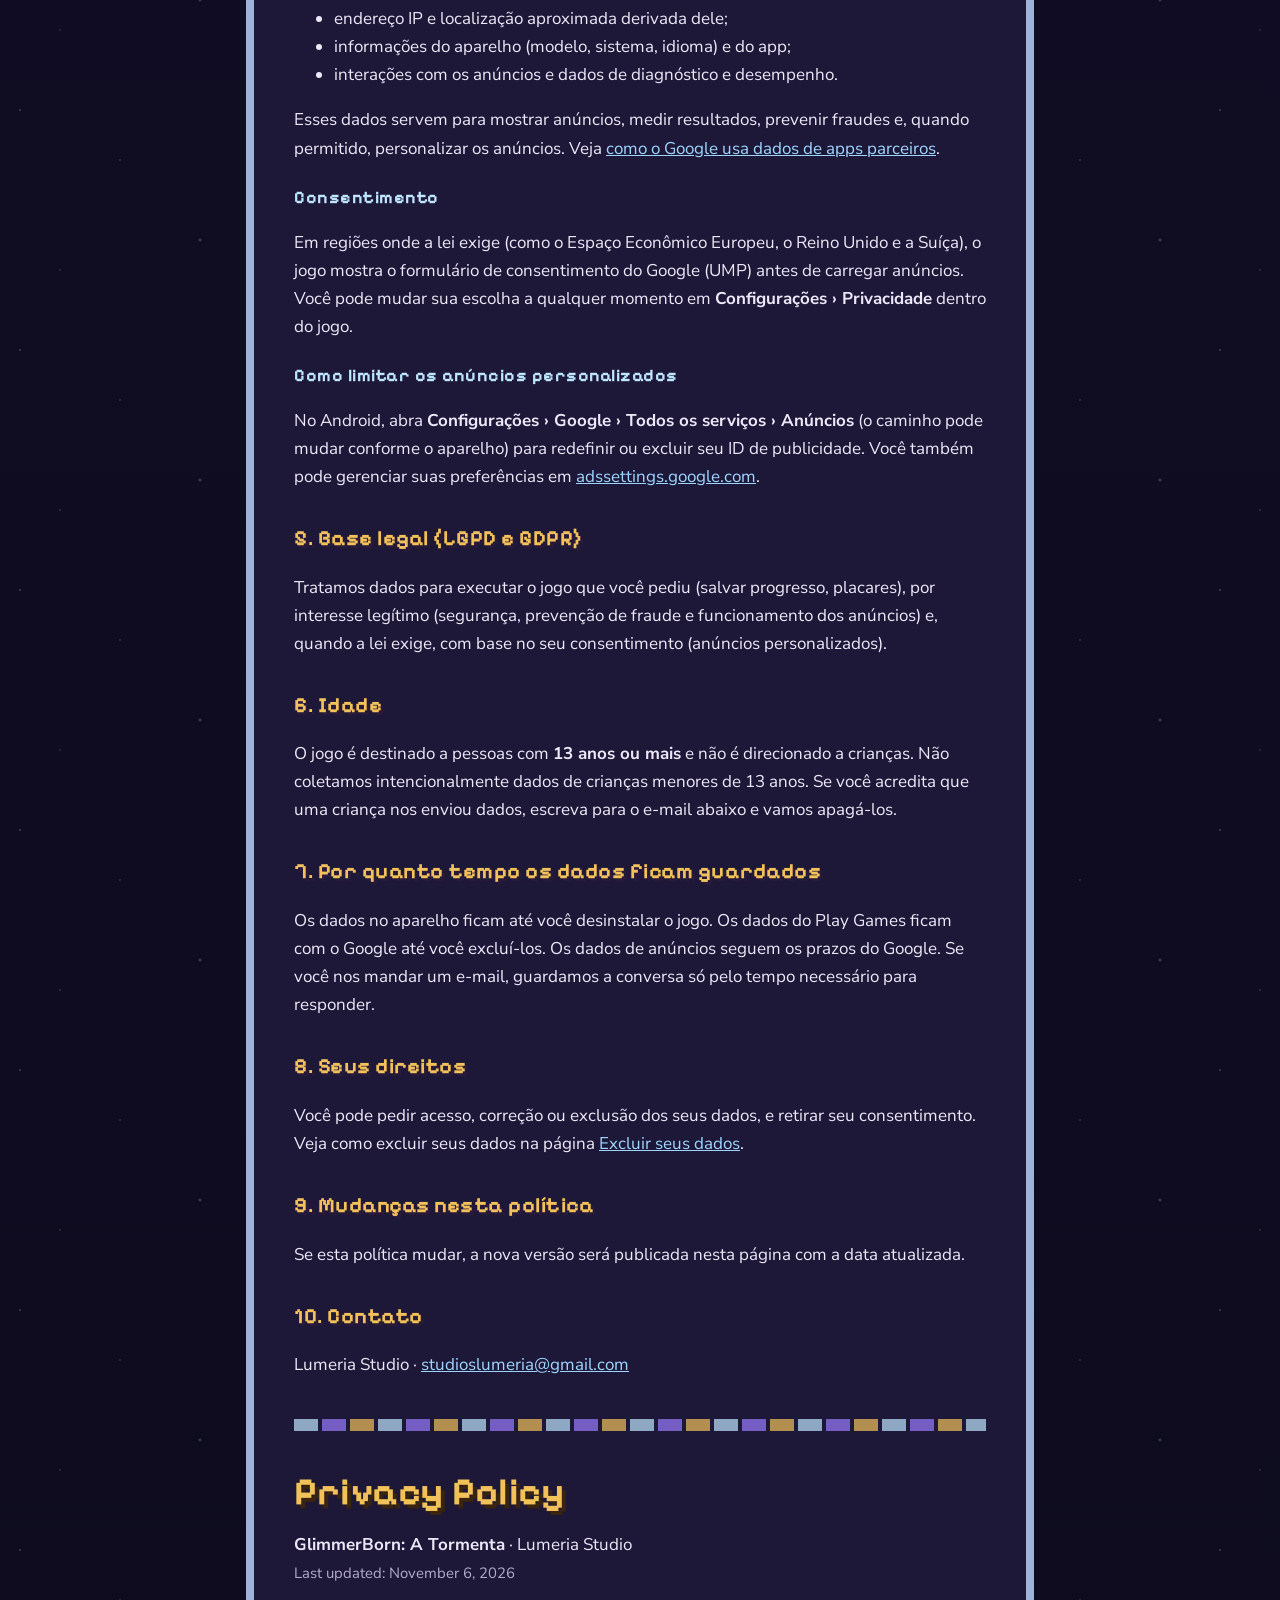
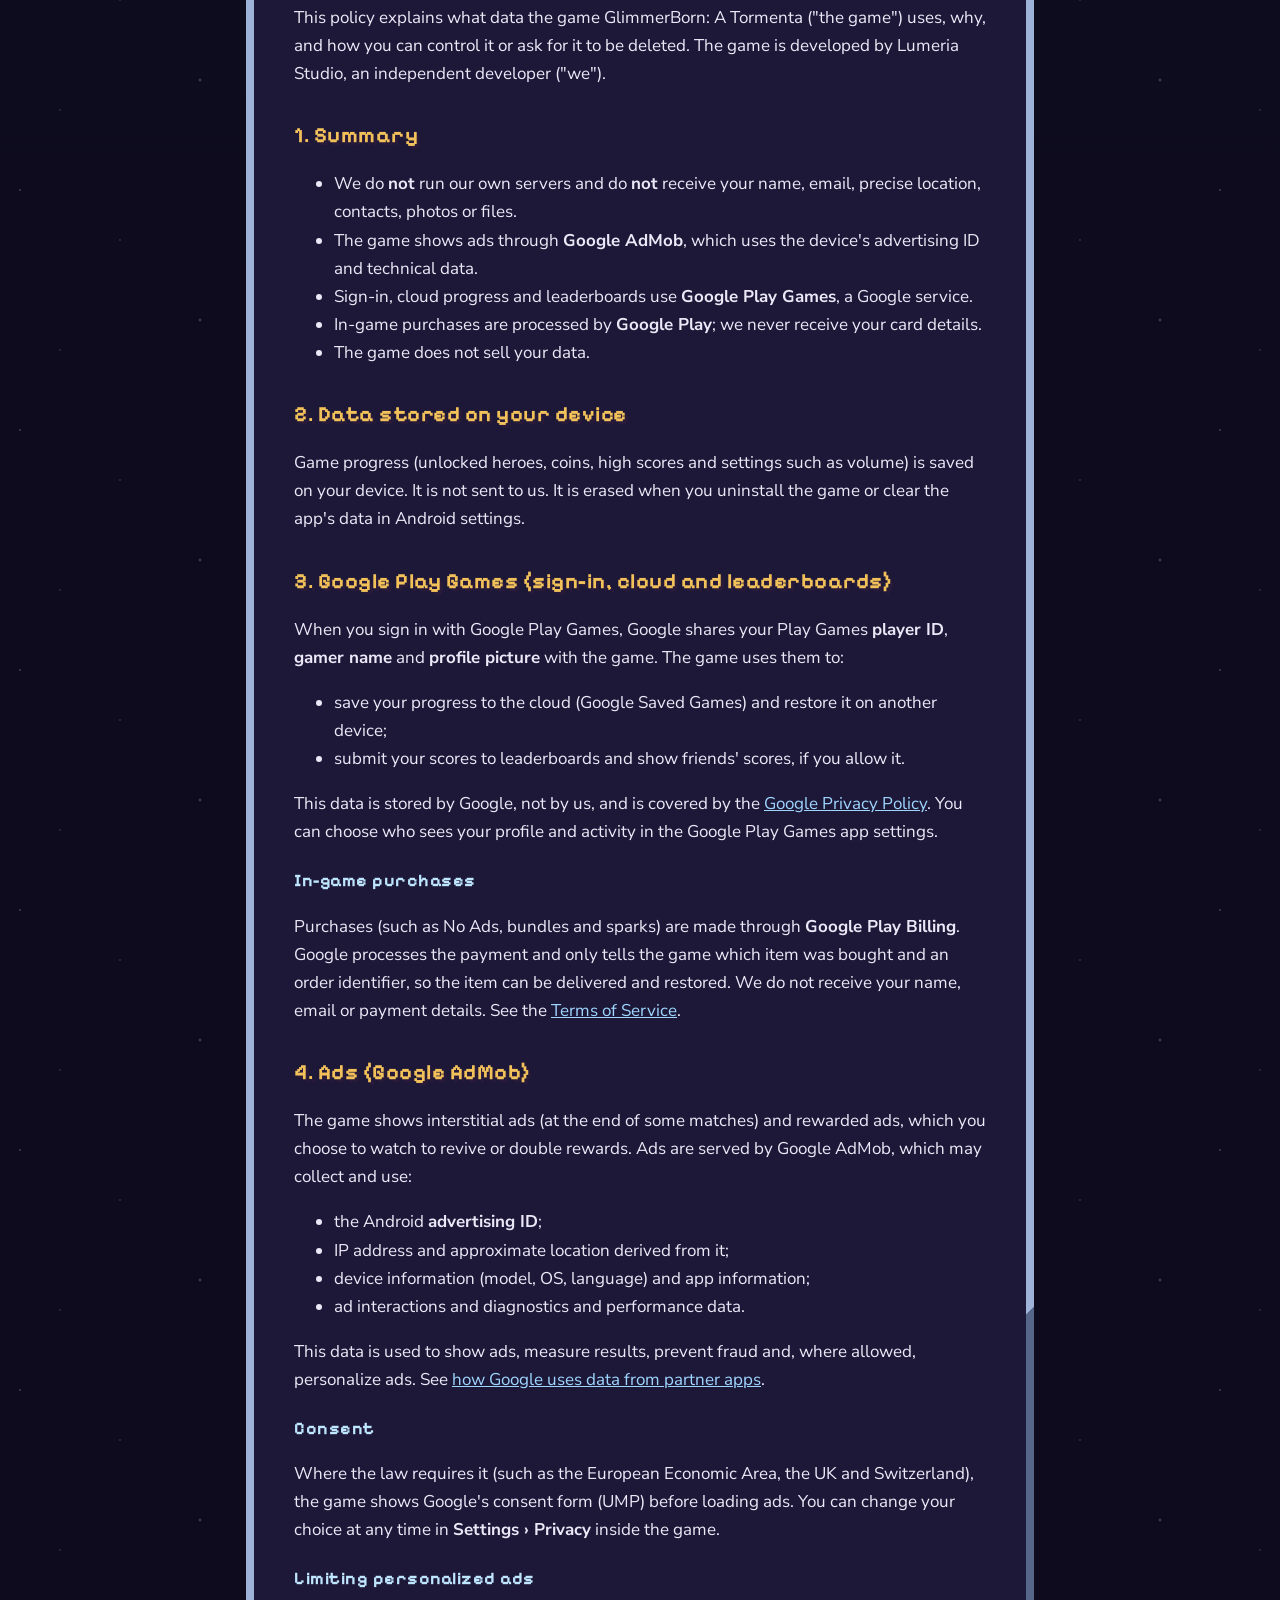
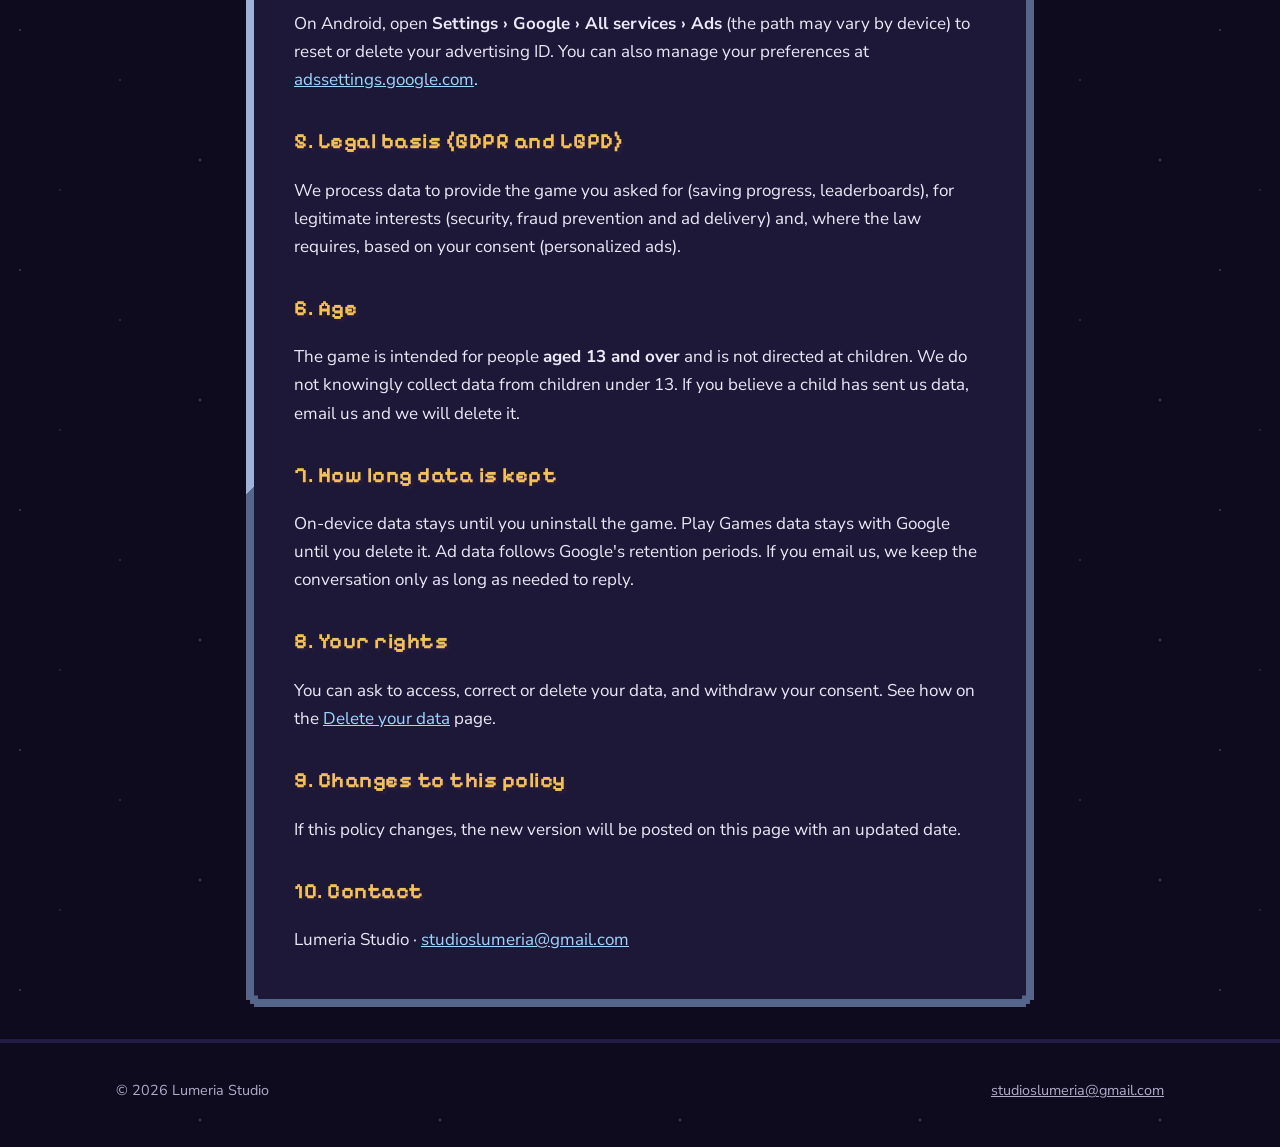
<file: glimmerborn/privacidade/index.html>
<!doctype html>
<html lang="pt-BR"><head><meta charset="utf-8"><meta name="viewport" content="width=device-width,initial-scale=1">
<title>Política de Privacidade · GlimmerBorn</title>
<meta name="description" content="Política de Privacidade do jogo GlimmerBorn: A Tormenta, da Lumeria Studio.">
<link rel="icon" href="../../assets/img/icone.png">
<link rel="preconnect" href="https://fonts.googleapis.com"><link rel="preconnect" href="https://fonts.gstatic.com" crossorigin>
<link href="https://fonts.googleapis.com/css2?family=Nunito+Sans:wght@400;700&family=Pixelify+Sans:wght@500;700&display=swap" rel="stylesheet">
<link rel="stylesheet" href="../../assets/estilo.css"></head>
<body>
<header class="topo"><div class="largura">
  <a class="marca" href="../"><img class="px" src="../../assets/img/icone.png" alt="">GlimmerBorn</a>
  <nav><a href="#pt">Português</a><a href="#en">English</a><a href="../">O jogo</a><a href="../../">Lumeria Studio</a></nav>
</div></header>
<main class="documento"><div class="moldura prata"><div class="dentro">

<section id="pt" lang="pt-BR">
<h1>Política de Privacidade</h1>
<p><strong>GlimmerBorn: A Tormenta</strong> · Lumeria Studio<br><span class="mut">Última atualização: 6 de novembro de 2026</span></p>

<p>Esta política explica quais dados o jogo GlimmerBorn: A Tormenta ("o jogo") usa, para quê, e como você pode controlá-los ou pedir a exclusão. O jogo é desenvolvido pela Lumeria Studio, um desenvolvedor independente ("nós").</p>

<h2>1. Resumo</h2>
<ul>
<li>Nós <strong>não</strong> temos servidores próprios e <strong>não</strong> recebemos seu nome, e-mail, localização precisa, contatos, fotos ou arquivos.</li>
<li>O jogo mostra anúncios pelo <strong>Google AdMob</strong>, que usa o ID de publicidade do aparelho e dados técnicos.</li>
<li>O login, o progresso na nuvem e os placares usam o <strong>Google Play Games</strong>, que é um serviço do Google.</li>
<li>As compras dentro do jogo são processadas pelo <strong>Google Play</strong>; nós não recebemos dados do seu cartão.</li>
<li>O jogo não vende seus dados.</li>
</ul>

<h2>2. Dados guardados no seu aparelho</h2>
<p>O progresso do jogo (heróis liberados, moedas, recordes e configurações como volume) fica salvo no próprio aparelho. Esses dados não são enviados para nós. Eles são apagados quando você desinstala o jogo ou limpa os dados do app nas configurações do Android.</p>

<h2>3. Google Play Games (login, nuvem e placares)</h2>
<p>Ao entrar com o Google Play Games, o Google compartilha com o jogo o seu <strong>ID de jogador</strong>, <strong>nome de jogador</strong> e <strong>imagem de perfil</strong> do Play Games. O jogo usa isso para:</p>
<ul>
<li>salvar seu progresso na nuvem (Jogos salvos do Google) e recuperá-lo em outro aparelho;</li>
<li>enviar suas pontuações para os placares e mostrar placares de amigos, se você permitir.</li>
</ul>
<p>Esses dados ficam guardados pelo Google, não por nós, e seguem a <a href="https://policies.google.com/privacy?hl=pt-BR">Política de Privacidade do Google</a>. Você pode escolher quem vê seu perfil e sua atividade nas configurações do app Google Play Games.</p>

<h3>Compras dentro do jogo</h3>
<p>As compras (como Sem Anúncios, pacotes e centelhas) são feitas pelo <strong>Google Play Faturamento</strong>. O Google processa o pagamento e informa ao jogo apenas qual item foi comprado e um identificador do pedido, para entregar e restaurar o item. Não recebemos seu nome, e-mail nem dados de pagamento. Veja os <a href="../termos/">Termos de Serviço</a>.</p>

<h2>4. Anúncios (Google AdMob)</h2>
<p>O jogo mostra anúncios intersticiais (ao fim de algumas partidas) e anúncios premiados, que você escolhe assistir para reviver ou dobrar recompensas. Os anúncios são fornecidos pelo Google AdMob, que pode coletar e usar:</p>
<ul>
<li>o <strong>ID de publicidade</strong> do Android;</li>
<li>endereço IP e localização aproximada derivada dele;</li>
<li>informações do aparelho (modelo, sistema, idioma) e do app;</li>
<li>interações com os anúncios e dados de diagnóstico e desempenho.</li>
</ul>
<p>Esses dados servem para mostrar anúncios, medir resultados, prevenir fraudes e, quando permitido, personalizar os anúncios. Veja <a href="https://policies.google.com/technologies/partner-sites?hl=pt-BR">como o Google usa dados de apps parceiros</a>.</p>

<h3>Consentimento</h3>
<p>Em regiões onde a lei exige (como o Espaço Econômico Europeu, o Reino Unido e a Suíça), o jogo mostra o formulário de consentimento do Google (UMP) antes de carregar anúncios. Você pode mudar sua escolha a qualquer momento em <strong>Configurações › Privacidade</strong> dentro do jogo.</p>

<h3>Como limitar os anúncios personalizados</h3>
<p>No Android, abra <strong>Configurações › Google › Todos os serviços › Anúncios</strong> (o caminho pode mudar conforme o aparelho) para redefinir ou excluir seu ID de publicidade. Você também pode gerenciar suas preferências em <a href="https://adssettings.google.com">adssettings.google.com</a>.</p>

<h2>5. Base legal (LGPD e GDPR)</h2>
<p>Tratamos dados para executar o jogo que você pediu (salvar progresso, placares), por interesse legítimo (segurança, prevenção de fraude e funcionamento dos anúncios) e, quando a lei exige, com base no seu consentimento (anúncios personalizados).</p>

<h2>6. Idade</h2>
<p>O jogo é destinado a pessoas com <strong>13 anos ou mais</strong> e não é direcionado a crianças. Não coletamos intencionalmente dados de crianças menores de 13 anos. Se você acredita que uma criança nos enviou dados, escreva para o e-mail abaixo e vamos apagá-los.</p>

<h2>7. Por quanto tempo os dados ficam guardados</h2>
<p>Os dados no aparelho ficam até você desinstalar o jogo. Os dados do Play Games ficam com o Google até você excluí-los. Os dados de anúncios seguem os prazos do Google. Se você nos mandar um e-mail, guardamos a conversa só pelo tempo necessário para responder.</p>

<h2>8. Seus direitos</h2>
<p>Você pode pedir acesso, correção ou exclusão dos seus dados, e retirar seu consentimento. Veja como excluir seus dados na página <a href="../excluir-dados/">Excluir seus dados</a>.</p>

<h2>9. Mudanças nesta política</h2>
<p>Se esta política mudar, a nova versão será publicada nesta página com a data atualizada.</p>

<h2>10. Contato</h2>
<p>Lumeria Studio · <a href="mailto:studioslumeria@gmail.com">studioslumeria@gmail.com</a></p>
</section>

<hr>

<section id="en" lang="en">
<h1>Privacy Policy</h1>
<p><strong>GlimmerBorn: A Tormenta</strong> · Lumeria Studio<br><span class="mut">Last updated: November 6, 2026</span></p>

<p>This policy explains what data the game GlimmerBorn: A Tormenta ("the game") uses, why, and how you can control it or ask for it to be deleted. The game is developed by Lumeria Studio, an independent developer ("we").</p>

<h2>1. Summary</h2>
<ul>
<li>We do <strong>not</strong> run our own servers and do <strong>not</strong> receive your name, email, precise location, contacts, photos or files.</li>
<li>The game shows ads through <strong>Google AdMob</strong>, which uses the device's advertising ID and technical data.</li>
<li>Sign-in, cloud progress and leaderboards use <strong>Google Play Games</strong>, a Google service.</li>
<li>In-game purchases are processed by <strong>Google Play</strong>; we never receive your card details.</li>
<li>The game does not sell your data.</li>
</ul>

<h2>2. Data stored on your device</h2>
<p>Game progress (unlocked heroes, coins, high scores and settings such as volume) is saved on your device. It is not sent to us. It is erased when you uninstall the game or clear the app's data in Android settings.</p>

<h2>3. Google Play Games (sign-in, cloud and leaderboards)</h2>
<p>When you sign in with Google Play Games, Google shares your Play Games <strong>player ID</strong>, <strong>gamer name</strong> and <strong>profile picture</strong> with the game. The game uses them to:</p>
<ul>
<li>save your progress to the cloud (Google Saved Games) and restore it on another device;</li>
<li>submit your scores to leaderboards and show friends' scores, if you allow it.</li>
</ul>
<p>This data is stored by Google, not by us, and is covered by the <a href="https://policies.google.com/privacy">Google Privacy Policy</a>. You can choose who sees your profile and activity in the Google Play Games app settings.</p>

<h3>In-game purchases</h3>
<p>Purchases (such as No Ads, bundles and sparks) are made through <strong>Google Play Billing</strong>. Google processes the payment and only tells the game which item was bought and an order identifier, so the item can be delivered and restored. We do not receive your name, email or payment details. See the <a href="../termos/#en">Terms of Service</a>.</p>

<h2>4. Ads (Google AdMob)</h2>
<p>The game shows interstitial ads (at the end of some matches) and rewarded ads, which you choose to watch to revive or double rewards. Ads are served by Google AdMob, which may collect and use:</p>
<ul>
<li>the Android <strong>advertising ID</strong>;</li>
<li>IP address and approximate location derived from it;</li>
<li>device information (model, OS, language) and app information;</li>
<li>ad interactions and diagnostics and performance data.</li>
</ul>
<p>This data is used to show ads, measure results, prevent fraud and, where allowed, personalize ads. See <a href="https://policies.google.com/technologies/partner-sites">how Google uses data from partner apps</a>.</p>

<h3>Consent</h3>
<p>Where the law requires it (such as the European Economic Area, the UK and Switzerland), the game shows Google's consent form (UMP) before loading ads. You can change your choice at any time in <strong>Settings › Privacy</strong> inside the game.</p>

<h3>Limiting personalized ads</h3>
<p>On Android, open <strong>Settings › Google › All services › Ads</strong> (the path may vary by device) to reset or delete your advertising ID. You can also manage your preferences at <a href="https://adssettings.google.com">adssettings.google.com</a>.</p>

<h2>5. Legal basis (GDPR and LGPD)</h2>
<p>We process data to provide the game you asked for (saving progress, leaderboards), for legitimate interests (security, fraud prevention and ad delivery) and, where the law requires, based on your consent (personalized ads).</p>

<h2>6. Age</h2>
<p>The game is intended for people <strong>aged 13 and over</strong> and is not directed at children. We do not knowingly collect data from children under 13. If you believe a child has sent us data, email us and we will delete it.</p>

<h2>7. How long data is kept</h2>
<p>On-device data stays until you uninstall the game. Play Games data stays with Google until you delete it. Ad data follows Google's retention periods. If you email us, we keep the conversation only as long as needed to reply.</p>

<h2>8. Your rights</h2>
<p>You can ask to access, correct or delete your data, and withdraw your consent. See how on the <a href="../excluir-dados/#en">Delete your data</a> page.</p>

<h2>9. Changes to this policy</h2>
<p>If this policy changes, the new version will be posted on this page with an updated date.</p>

<h2>10. Contact</h2>
<p>Lumeria Studio · <a href="mailto:studioslumeria@gmail.com">studioslumeria@gmail.com</a></p>
</section>
</div></div></main>
<footer class="rodape"><div class="largura"><span>© 2026 Lumeria Studio</span><span><a href="mailto:studioslumeria@gmail.com">studioslumeria@gmail.com</a></span></div></footer>
</body></html>
</file>
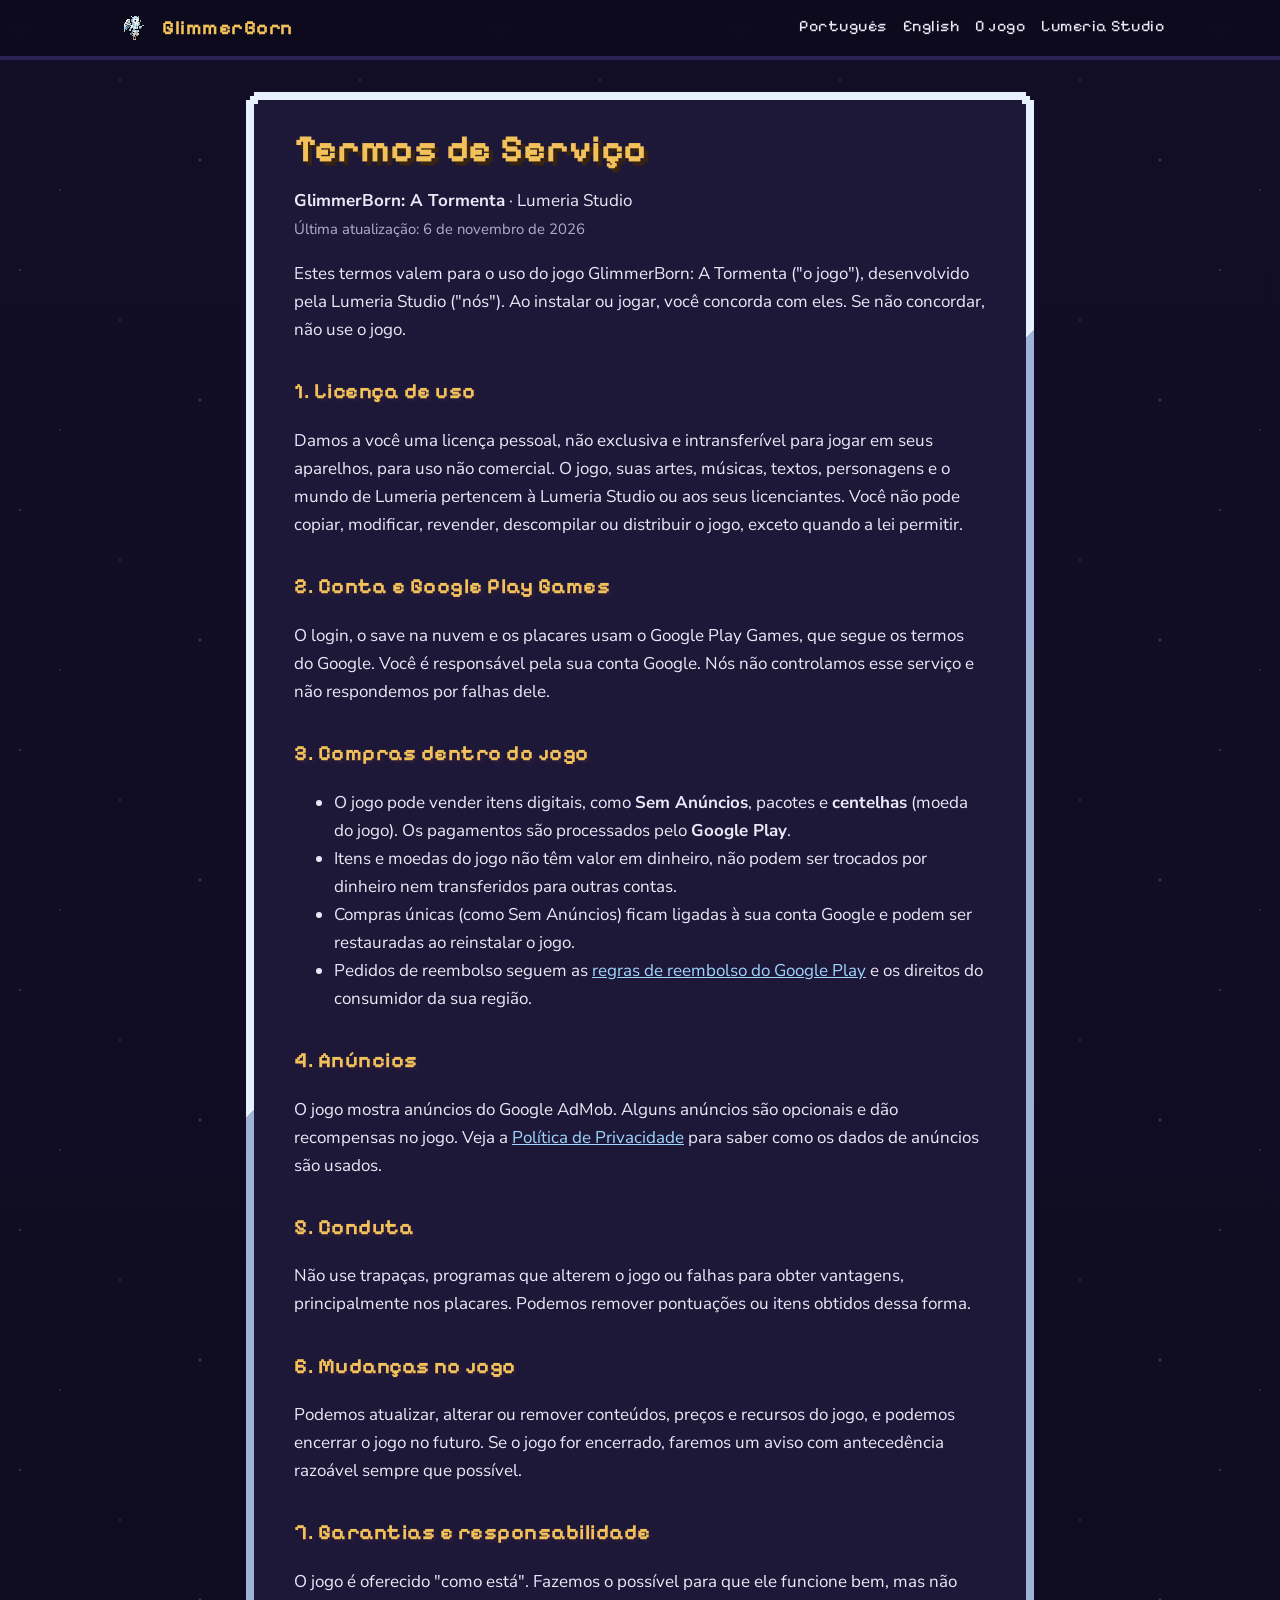
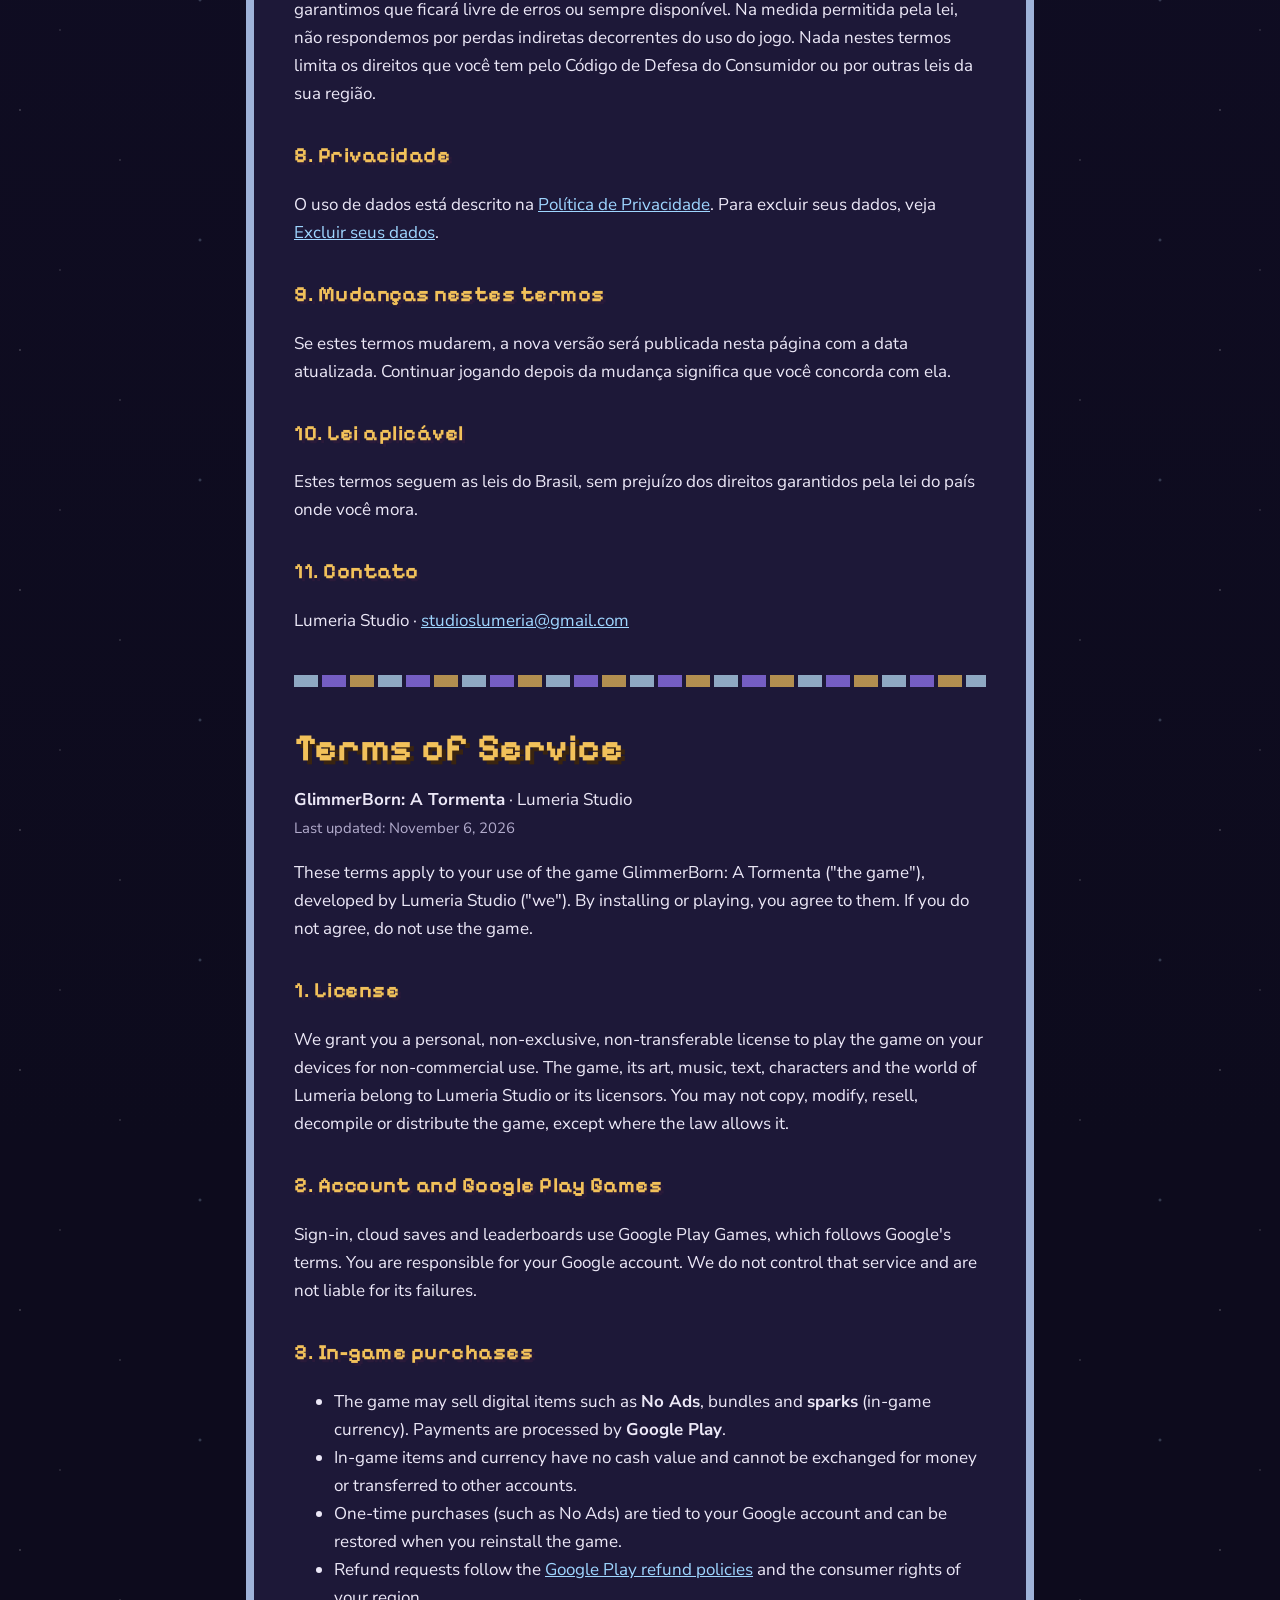
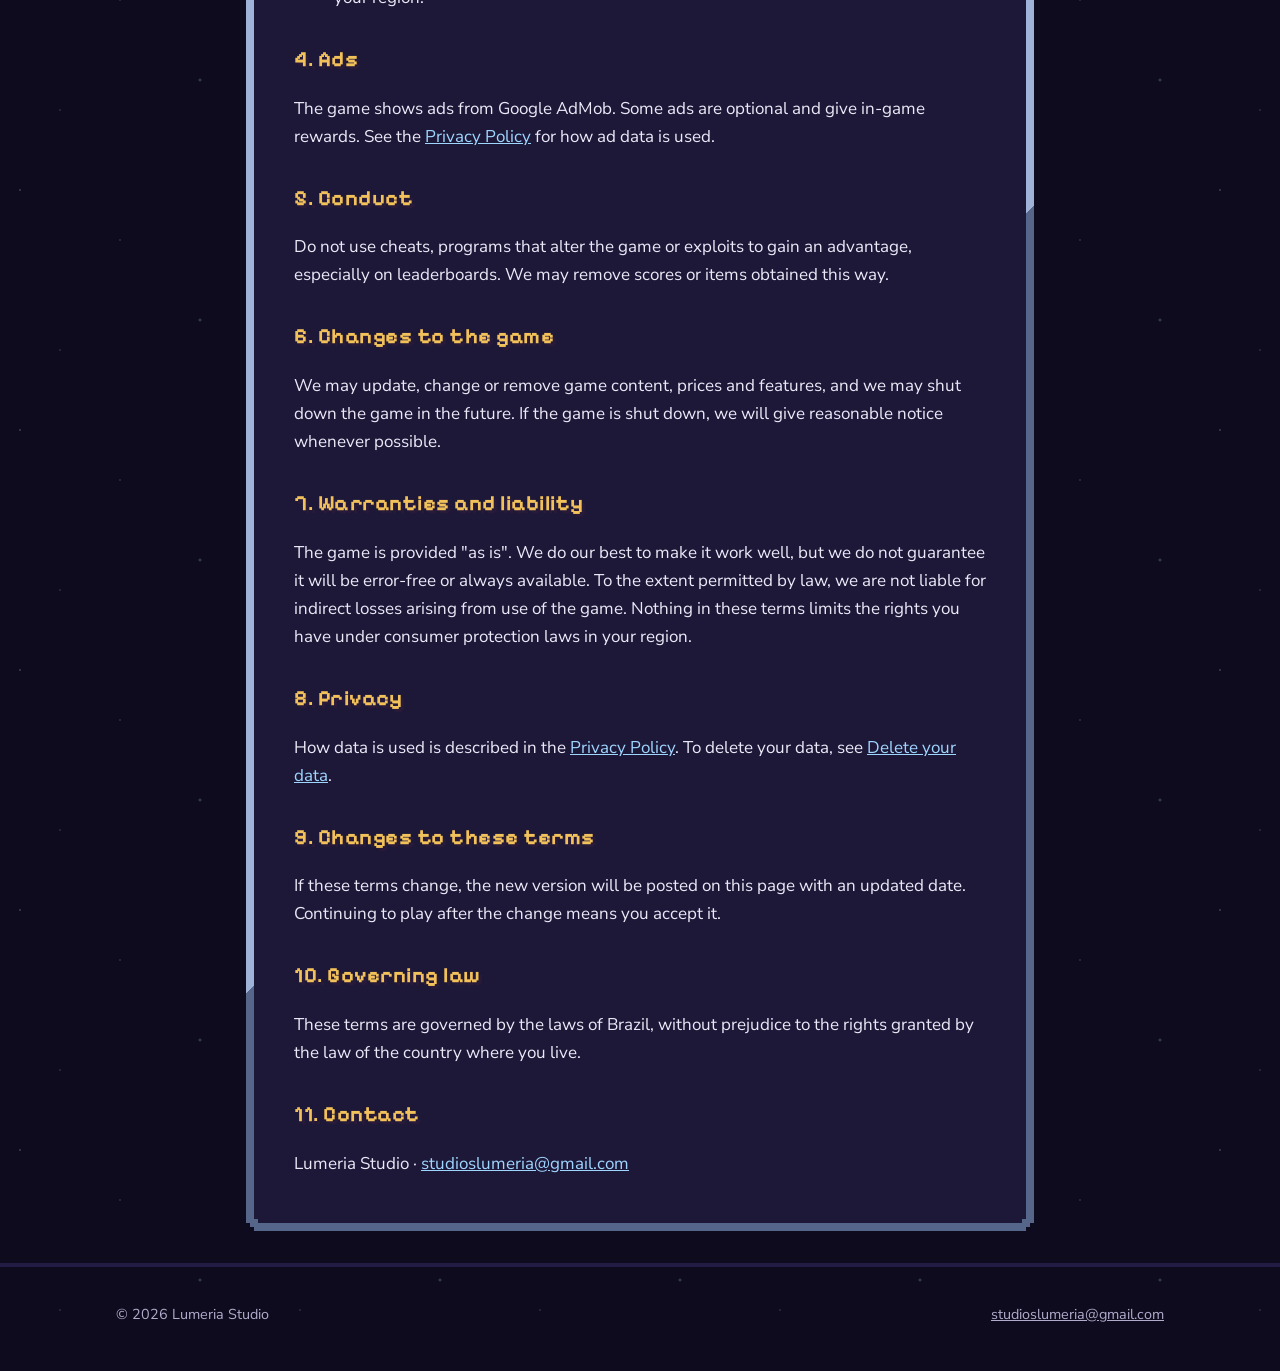
<file: glimmerborn/termos/index.html>
<!doctype html>
<html lang="pt-BR"><head><meta charset="utf-8"><meta name="viewport" content="width=device-width,initial-scale=1">
<title>Termos de Serviço · GlimmerBorn</title>
<meta name="description" content="Termos de Serviço do jogo GlimmerBorn: A Tormenta, da Lumeria Studio.">
<link rel="icon" href="../../assets/img/icone.png">
<link rel="preconnect" href="https://fonts.googleapis.com"><link rel="preconnect" href="https://fonts.gstatic.com" crossorigin>
<link href="https://fonts.googleapis.com/css2?family=Nunito+Sans:wght@400;700&family=Pixelify+Sans:wght@500;700&display=swap" rel="stylesheet">
<link rel="stylesheet" href="../../assets/estilo.css"></head>
<body>
<header class="topo"><div class="largura">
  <a class="marca" href="../"><img class="px" src="../../assets/img/icone.png" alt="">GlimmerBorn</a>
  <nav><a href="#pt">Português</a><a href="#en">English</a><a href="../">O jogo</a><a href="../../">Lumeria Studio</a></nav>
</div></header>
<main class="documento"><div class="moldura prata"><div class="dentro">

<section id="pt" lang="pt-BR">
<h1>Termos de Serviço</h1>
<p><strong>GlimmerBorn: A Tormenta</strong> · Lumeria Studio<br><span class="mut">Última atualização: 6 de novembro de 2026</span></p>

<p>Estes termos valem para o uso do jogo GlimmerBorn: A Tormenta ("o jogo"), desenvolvido pela Lumeria Studio ("nós"). Ao instalar ou jogar, você concorda com eles. Se não concordar, não use o jogo.</p>

<h2>1. Licença de uso</h2>
<p>Damos a você uma licença pessoal, não exclusiva e intransferível para jogar em seus aparelhos, para uso não comercial. O jogo, suas artes, músicas, textos, personagens e o mundo de Lumeria pertencem à Lumeria Studio ou aos seus licenciantes. Você não pode copiar, modificar, revender, descompilar ou distribuir o jogo, exceto quando a lei permitir.</p>

<h2>2. Conta e Google Play Games</h2>
<p>O login, o save na nuvem e os placares usam o Google Play Games, que segue os termos do Google. Você é responsável pela sua conta Google. Nós não controlamos esse serviço e não respondemos por falhas dele.</p>

<h2>3. Compras dentro do jogo</h2>
<ul>
<li>O jogo pode vender itens digitais, como <strong>Sem Anúncios</strong>, pacotes e <strong>centelhas</strong> (moeda do jogo). Os pagamentos são processados pelo <strong>Google Play</strong>.</li>
<li>Itens e moedas do jogo não têm valor em dinheiro, não podem ser trocados por dinheiro nem transferidos para outras contas.</li>
<li>Compras únicas (como Sem Anúncios) ficam ligadas à sua conta Google e podem ser restauradas ao reinstalar o jogo.</li>
<li>Pedidos de reembolso seguem as <a href="https://support.google.com/googleplay/answer/2479637?hl=pt-BR">regras de reembolso do Google Play</a> e os direitos do consumidor da sua região.</li>
</ul>

<h2>4. Anúncios</h2>
<p>O jogo mostra anúncios do Google AdMob. Alguns anúncios são opcionais e dão recompensas no jogo. Veja a <a href="../privacidade/">Política de Privacidade</a> para saber como os dados de anúncios são usados.</p>

<h2>5. Conduta</h2>
<p>Não use trapaças, programas que alterem o jogo ou falhas para obter vantagens, principalmente nos placares. Podemos remover pontuações ou itens obtidos dessa forma.</p>

<h2>6. Mudanças no jogo</h2>
<p>Podemos atualizar, alterar ou remover conteúdos, preços e recursos do jogo, e podemos encerrar o jogo no futuro. Se o jogo for encerrado, faremos um aviso com antecedência razoável sempre que possível.</p>

<h2>7. Garantias e responsabilidade</h2>
<p>O jogo é oferecido "como está". Fazemos o possível para que ele funcione bem, mas não garantimos que ficará livre de erros ou sempre disponível. Na medida permitida pela lei, não respondemos por perdas indiretas decorrentes do uso do jogo. Nada nestes termos limita os direitos que você tem pelo Código de Defesa do Consumidor ou por outras leis da sua região.</p>

<h2>8. Privacidade</h2>
<p>O uso de dados está descrito na <a href="../privacidade/">Política de Privacidade</a>. Para excluir seus dados, veja <a href="../excluir-dados/">Excluir seus dados</a>.</p>

<h2>9. Mudanças nestes termos</h2>
<p>Se estes termos mudarem, a nova versão será publicada nesta página com a data atualizada. Continuar jogando depois da mudança significa que você concorda com ela.</p>

<h2>10. Lei aplicável</h2>
<p>Estes termos seguem as leis do Brasil, sem prejuízo dos direitos garantidos pela lei do país onde você mora.</p>

<h2>11. Contato</h2>
<p>Lumeria Studio · <a href="mailto:studioslumeria@gmail.com">studioslumeria@gmail.com</a></p>
</section>

<hr>

<section id="en" lang="en">
<h1>Terms of Service</h1>
<p><strong>GlimmerBorn: A Tormenta</strong> · Lumeria Studio<br><span class="mut">Last updated: November 6, 2026</span></p>

<p>These terms apply to your use of the game GlimmerBorn: A Tormenta ("the game"), developed by Lumeria Studio ("we"). By installing or playing, you agree to them. If you do not agree, do not use the game.</p>

<h2>1. License</h2>
<p>We grant you a personal, non-exclusive, non-transferable license to play the game on your devices for non-commercial use. The game, its art, music, text, characters and the world of Lumeria belong to Lumeria Studio or its licensors. You may not copy, modify, resell, decompile or distribute the game, except where the law allows it.</p>

<h2>2. Account and Google Play Games</h2>
<p>Sign-in, cloud saves and leaderboards use Google Play Games, which follows Google's terms. You are responsible for your Google account. We do not control that service and are not liable for its failures.</p>

<h2>3. In-game purchases</h2>
<ul>
<li>The game may sell digital items such as <strong>No Ads</strong>, bundles and <strong>sparks</strong> (in-game currency). Payments are processed by <strong>Google Play</strong>.</li>
<li>In-game items and currency have no cash value and cannot be exchanged for money or transferred to other accounts.</li>
<li>One-time purchases (such as No Ads) are tied to your Google account and can be restored when you reinstall the game.</li>
<li>Refund requests follow the <a href="https://support.google.com/googleplay/answer/2479637">Google Play refund policies</a> and the consumer rights of your region.</li>
</ul>

<h2>4. Ads</h2>
<p>The game shows ads from Google AdMob. Some ads are optional and give in-game rewards. See the <a href="../privacidade/#en">Privacy Policy</a> for how ad data is used.</p>

<h2>5. Conduct</h2>
<p>Do not use cheats, programs that alter the game or exploits to gain an advantage, especially on leaderboards. We may remove scores or items obtained this way.</p>

<h2>6. Changes to the game</h2>
<p>We may update, change or remove game content, prices and features, and we may shut down the game in the future. If the game is shut down, we will give reasonable notice whenever possible.</p>

<h2>7. Warranties and liability</h2>
<p>The game is provided "as is". We do our best to make it work well, but we do not guarantee it will be error-free or always available. To the extent permitted by law, we are not liable for indirect losses arising from use of the game. Nothing in these terms limits the rights you have under consumer protection laws in your region.</p>

<h2>8. Privacy</h2>
<p>How data is used is described in the <a href="../privacidade/#en">Privacy Policy</a>. To delete your data, see <a href="../excluir-dados/#en">Delete your data</a>.</p>

<h2>9. Changes to these terms</h2>
<p>If these terms change, the new version will be posted on this page with an updated date. Continuing to play after the change means you accept it.</p>

<h2>10. Governing law</h2>
<p>These terms are governed by the laws of Brazil, without prejudice to the rights granted by the law of the country where you live.</p>

<h2>11. Contact</h2>
<p>Lumeria Studio · <a href="mailto:studioslumeria@gmail.com">studioslumeria@gmail.com</a></p>
</section>
</div></div></main>
<footer class="rodape"><div class="largura"><span>© 2026 Lumeria Studio</span><span><a href="mailto:studioslumeria@gmail.com">studioslumeria@gmail.com</a></span></div></footer>
</body></html>
</file>
<file: assets/estilo.css>
/* Lumeria Studio: visual de vitral e pixel art */
:root{
  --noite:#0d0b1d; --noite2:#16122e; --painel:#1d1838; --painel2:#251f47;
  --txt:#ece8f7; --mut:#b2abcc;
  --ouro:#f2c15a; --ouro-esc:#a8742a; --ar:#bfe6ff; --brasa:#ff8a4c; --violeta:#9a7bff; --gelo:#7fd3e8;
  --lnk:#9fd6ff;
  --px:4px;
}
*{box-sizing:border-box}
html{scroll-behavior:smooth}
body{
  margin:0; color:var(--txt); background-color:var(--noite);
  background-image:
    radial-gradient(1px 1px at 20px 30px,#fff8,transparent),
    radial-gradient(1px 1px at 120px 80px,#fff6,transparent),
    radial-gradient(2px 2px at 200px 160px,#bfe6ff55,transparent),
    radial-gradient(1px 1px at 60px 190px,#fff5,transparent),
    linear-gradient(180deg,#120e28 0%,#0d0b1d 60%);
  background-size:240px 240px,240px 240px,240px 240px,240px 240px,100% 100%;
  font:17px/1.65 "Nunito Sans",system-ui,-apple-system,"Segoe UI",Roboto,sans-serif;
}
img.px,.px img{image-rendering:pixelated;image-rendering:crisp-edges}
a{color:var(--lnk)}
h1,h2,h3,.titulo,.botao,.marca,nav a{font-family:"Pixelify Sans","Press Start 2P",monospace;letter-spacing:.5px}
h1{font-size:clamp(2rem,6vw,3.4rem);line-height:1.1;margin:0 0 12px;color:var(--ouro);text-shadow:var(--px) var(--px) 0 #3a2410}
h2{font-size:clamp(1.5rem,4vw,2.1rem);color:var(--ouro);margin:0 0 18px;text-shadow:3px 3px 0 #2a1a3a}
h3{font-size:1.25rem;margin:0 0 6px;color:var(--ar)}
.mut{color:var(--mut);font-size:.93rem}
.largura{max-width:1080px;margin:0 auto;padding:0 16px}

/* Cabeçalho */
.topo{position:sticky;top:0;z-index:10;background:#0d0b1dee;border-bottom:var(--px) solid #2c2456;backdrop-filter:blur(4px)}
.topo .largura{display:flex;align-items:center;justify-content:space-between;gap:12px;flex-wrap:wrap;padding-top:10px;padding-bottom:10px}
.marca{display:flex;align-items:center;gap:10px;color:var(--ouro);text-decoration:none;font-size:1.25rem;font-weight:700}
.marca img{width:36px;height:36px}
nav{display:flex;flex-wrap:wrap;gap:4px 16px}
nav a{color:var(--txt);text-decoration:none;font-size:1rem;padding:2px 0;border-bottom:3px solid transparent}
nav a:hover{border-bottom-color:var(--ouro);color:var(--ouro)}

/* Moldura de pixel com cantos em degrau */
.moldura{
  --c:var(--ouro);
  position:relative; padding:calc(var(--px)*2); background:var(--c);
  clip-path:polygon(0 8px,4px 8px,4px 4px,8px 4px,8px 0,calc(100% - 8px) 0,calc(100% - 8px) 4px,calc(100% - 4px) 4px,calc(100% - 4px) 8px,100% 8px,100% calc(100% - 8px),calc(100% - 4px) calc(100% - 8px),calc(100% - 4px) calc(100% - 4px),calc(100% - 8px) calc(100% - 4px),calc(100% - 8px) 100%,8px 100%,8px calc(100% - 4px),4px calc(100% - 4px),4px calc(100% - 8px),0 calc(100% - 8px));
  background-image:linear-gradient(135deg,#ffe29a 0 20%,var(--c) 20% 80%,var(--ouro-esc) 80%);
}
.moldura > .dentro{
  background:var(--painel); height:100%;
  clip-path:polygon(0 4px,4px 4px,4px 0,calc(100% - 4px) 0,calc(100% - 4px) 4px,100% 4px,100% calc(100% - 4px),calc(100% - 4px) calc(100% - 4px),calc(100% - 4px) 100%,4px 100%,4px calc(100% - 4px),0 calc(100% - 4px));
}
.moldura > img,.moldura > .dentro > img{display:block;width:100%;height:auto}
.moldura.prata{--c:#9fb3d9;background-image:linear-gradient(135deg,#e6f0ff 0 20%,#9fb3d9 20% 80%,#56658a 80%)}
.moldura.brasa{--c:var(--brasa);background-image:linear-gradient(135deg,#ffd2a8 0 20%,var(--brasa) 20% 80%,#9b3b14 80%)}

/* Faixa de vitral */
.vitral{height:12px;background:repeating-linear-gradient(90deg,var(--ar) 0 24px,#1a1533 24px 28px,var(--violeta) 28px 52px,#1a1533 52px 56px,var(--ouro) 56px 80px,#1a1533 80px 84px,var(--brasa) 84px 108px,#1a1533 108px 112px,var(--gelo) 112px 136px,#1a1533 136px 140px);opacity:.85}

/* Botões */
.botao{display:inline-block;background:var(--ouro);color:#2a1806;text-decoration:none;font-weight:700;font-size:1.05rem;padding:12px 20px;box-shadow:0 var(--px) 0 var(--ouro-esc),var(--px) 0 0 var(--ouro-esc),var(--px) var(--px) 0 var(--ouro-esc);transition:transform .08s}
.botao:hover{transform:translate(-2px,-2px)}
.botao.fantasma{background:transparent;color:var(--ar);box-shadow:inset 0 0 0 3px var(--ar)}
.botao[aria-disabled=true]{cursor:default}

/* Seções */
section.bloco{padding:56px 0}
section.bloco.escuro{background:#0a0817aa;border-top:var(--px) solid #221c44;border-bottom:var(--px) solid #221c44}
.grade{display:grid;gap:22px}
.g2{grid-template-columns:repeat(auto-fit,minmax(min(100%,420px),1fr))}
.g3{grid-template-columns:repeat(auto-fit,minmax(min(100%,300px),1fr))}
.g4{grid-template-columns:repeat(auto-fit,minmax(min(100%,230px),1fr))}
.lado{display:grid;gap:28px;align-items:center;grid-template-columns:1fr}
@media (min-width:820px){.lado{grid-template-columns:1.1fr 1fr}.lado.inv > :first-child{order:2}}

/* Capa (hero) */
.capa{position:relative;overflow:hidden;border-bottom:var(--px) solid #2c2456}
.capa .fundo{position:absolute;inset:0;width:100%;height:100%;object-fit:cover;image-rendering:pixelated;filter:saturate(1.1) brightness(.55)}
.capa::after{content:"";position:absolute;inset:0;background:linear-gradient(180deg,#0d0b1d22 0%,#0d0b1d55 55%,var(--noite) 100%)}
.capa .largura{position:relative;z-index:1;padding-top:72px;padding-bottom:72px}
.capa p.chamada{font-size:1.15rem;max-width:560px;margin:0 0 24px;text-shadow:0 2px 6px #000}
.capa .acoes{display:flex;flex-wrap:wrap;gap:14px;align-items:center}
.capa-heroi{display:grid;gap:28px;align-items:center;grid-template-columns:1fr}
@media (min-width:820px){.capa-heroi{grid-template-columns:1.4fr 1fr}}
.heroi-grande{max-width:320px;margin:0 auto}
.heroi-grande .dentro{background:radial-gradient(circle at 50% 45%,#3a4f8a 0%,#1d1838 70%)}
.heroi-grande .sprite{animation:quadros8 1s steps(8) infinite}
@keyframes flutua{0%,100%{transform:translateY(0)}50%{transform:translateY(-10px)}}
@media (prefers-reduced-motion:reduce){.heroi-grande img{animation:none}}

/* Cartões */
.cartao .dentro{padding:0}
.cartao .texto{padding:16px 18px 20px}
.cartao .selo{display:inline-block;font-family:"Pixelify Sans",monospace;font-size:.85rem;background:#2c2456;color:var(--ar);padding:2px 8px;margin-bottom:8px}
.personagem .dentro{display:flex;flex-direction:column;align-items:center;text-align:center;padding:14px 14px 18px}
.personagem .retrato{width:160px;height:160px;background:radial-gradient(circle at 50% 50%,#33407a 0%,#1d1838 70%);display:grid;place-items:center;margin-bottom:10px}
.personagem .retrato img{width:160px;height:160px}
.personagem .retrato.vazio{font-family:"Pixelify Sans",monospace;font-size:4rem;color:var(--ouro);opacity:.6}
.personagem p{margin:0;font-size:.95rem;color:var(--mut)}
.personagem .povo{font-family:"Pixelify Sans",monospace;color:var(--ouro);font-size:.9rem;margin-bottom:6px}
figure{margin:0}
figcaption{padding:10px 14px 14px;font-size:.95rem;color:var(--mut)}
figcaption strong{color:var(--txt);font-family:"Pixelify Sans",monospace;font-weight:500}
.passos{counter-reset:p;list-style:none;padding:0;margin:0}
.passos li{counter-increment:p;position:relative;padding:0 0 14px 52px}
.passos li::before{content:counter(p);position:absolute;left:0;top:0;width:36px;height:36px;display:grid;place-items:center;background:var(--violeta);color:#fff;font-family:"Pixelify Sans",monospace;box-shadow:3px 3px 0 #4b37a0}

/* Páginas de texto (privacidade, excluir dados) */
.documento{max-width:820px;margin:32px auto;padding:0 16px}
.documento .moldura > .dentro{padding:28px clamp(18px,4vw,40px)}
.documento h1{font-size:clamp(1.7rem,5vw,2.4rem)}
.documento h2{font-size:1.35rem;margin-top:30px;margin-bottom:8px}
.documento h3{font-size:1.1rem;margin-top:20px}
.lang{display:inline-block;background:#2c2456;padding:4px 12px;text-decoration:none;color:var(--txt);font-family:"Pixelify Sans",monospace}
.card{background:var(--painel2);padding:16px 18px;margin:16px 0}
hr{border:0;height:12px;margin:40px 0;background:repeating-linear-gradient(90deg,var(--ar) 0 24px,transparent 24px 28px,var(--violeta) 28px 52px,transparent 52px 56px,var(--ouro) 56px 80px,transparent 80px 84px);opacity:.7}

/* Rodapé */
.rodape{padding:36px 0 44px;color:var(--mut);font-size:.9rem;border-top:var(--px) solid #221c44;margin-top:20px}
.rodape .largura{display:flex;flex-wrap:wrap;gap:10px 24px;justify-content:space-between}
.rodape a{color:var(--mut)}
@media (max-width:640px){.topo{position:static}nav{gap:2px 14px}nav a{font-size:.95rem}}
/* Sprites animados do jogo (folha horizontal de quadros 128px) */
.sprite{--w:128px;width:var(--w);height:var(--w);background-repeat:no-repeat;background-size:auto 100%;image-rendering:pixelated;margin:0 auto}
.sprite.aeli{background-image:url(img/jogo/aeli_parado_folha.png);animation:quadros8 1s steps(8) infinite}
.sprite.tarn{background-image:url(img/jogo/tarn_parado_folha.png);animation:quadros4 .8s steps(4) infinite}
.sprite.x2{--w:256px}
.sprite.x125{--w:160px}
@keyframes quadros8{to{background-position:calc(var(--w) * -8) 0}}
@keyframes quadros4{to{background-position:calc(var(--w) * -4) 0}}
@media (prefers-reduced-motion:reduce){.sprite{animation:none}}
/* Respiração para quem ainda não tem animação do jogo */
.respira{transform-origin:50% 92%;animation:respira 2.4s steps(4,jump-none) infinite}
@keyframes respira{0%,100%{transform:scale(1,1)}50%{transform:scale(1.015,1.04) translateY(-1px)}}
.personagem:nth-child(3n) .respira{animation-delay:-.8s}.personagem:nth-child(3n+1) .respira{animation-delay:-1.6s}
@media (prefers-reduced-motion:reduce){.respira{animation:none}}
/* Animações de parado com ação (PixelLab), folha horizontal de quadros 168px */
.anim{--w:168px;--n:9;--d:1.4s;width:var(--w);height:var(--w);margin:0 auto;background-repeat:no-repeat;background-size:auto 100%;image-rendering:pixelated;animation:anim var(--d) steps(var(--n)) infinite}
@keyframes anim{from{background-position:0 0}to{background-position:calc(var(--w) * var(--n) * -1) 0}}
.personagem .retrato{width:168px;height:168px}
@media (prefers-reduced-motion:reduce){.anim{animation:none}}
</file>
